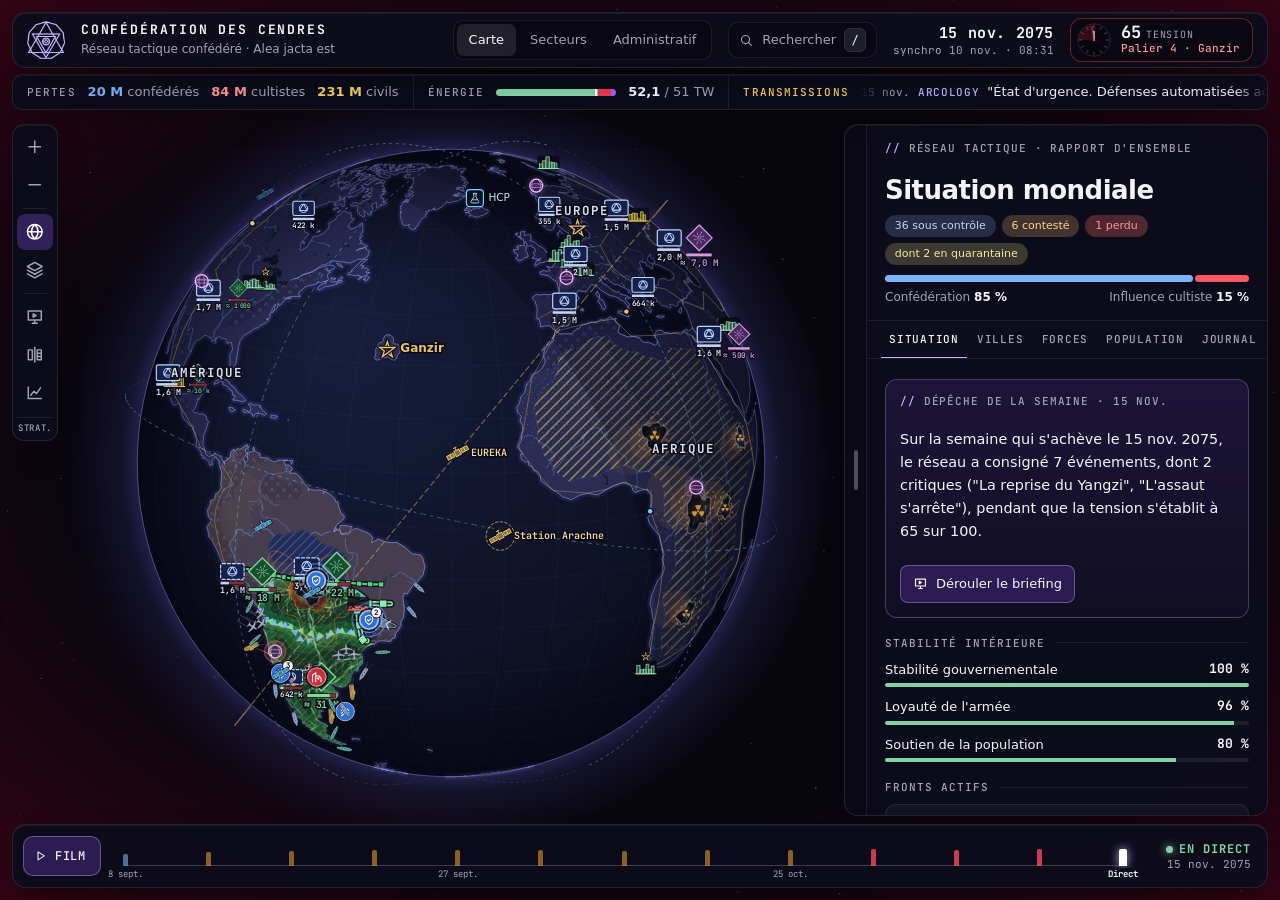
<file: index.html>
<!DOCTYPE html>
<html lang="fr">
<head>
<meta charset="utf-8">
<meta name="viewport" content="width=device-width, initial-scale=1, viewport-fit=cover">
<title>Front des Cendres</title>
<meta name="description" content="Situation du conflit entre la Confédération des Cendres et les Cultistes.">
<meta name="theme-color" content="#07060e">
<link rel="icon" type="image/png" href="favicon.png">
<link rel="preload" href="countries.json?v=3" as="fetch" crossorigin>
<link rel="preconnect" href="https://fonts.gstatic.com" crossorigin>
<link rel="stylesheet" href="https://fonts.googleapis.com/css2?family=JetBrains+Mono:wght@400;500;700&display=swap">
<link rel="stylesheet" href="pulse.css?v=1">
<link rel="stylesheet" href="carte.css?v=2">
</head>
<body class="ds ops">
<main class="scene" aria-label="Carte du conflit">
  <div id="map" class="carte"></div>
  <div id="voile" class="voile" aria-hidden="true"></div>
  <div id="rideau" class="rideau" hidden>
    <span class="rideau-date g" id="rideauG"></span><span class="rideau-date d" id="rideauD"></span>
    <button class="rideau-poignee" id="rideauPoignee" type="button" aria-label="Déplacer le rideau de comparaison"><span aria-hidden="true">◂ ▸</span></button>
  </div>
</main>

<header class="barre verre">
  <a class="sceau" href="./" aria-label="Retour à la vue monde"><img src="logo.png" width="38" height="38" alt="Sceau de la Confédération des Cendres"></a>
  <div class="ident">
    <h1 id="titre">Confédération des Cendres</h1>
    <p id="soustitre"></p>
  </div>
  <nav class="nav-ops" aria-label="Site"><span aria-current="page">Carte</span><a href="secteurs.html">Secteurs</a><a href="admin.html">Administratif</a></nav>
  <button id="btnRecherche" class="recherche-btn" type="button" aria-haspopup="dialog"><span class="i" aria-hidden="true"></span><span class="lib">Rechercher</span><kbd class="ds-kbd" aria-hidden="true">/</kbd></button>
  <div class="horodatage">
    <strong id="daterp">—</strong>
    <span id="maj"></span>
  </div>
  <button id="tensionBtn" class="tension" type="button" aria-haspopup="dialog">
    <svg id="miniClock" viewBox="0 0 100 100" aria-hidden="true"></svg>
    <span class="t-txt"><span class="t-val"><strong id="tensionVal">—</strong><small>tension</small></span><span id="tensionPalier" class="t-palier"></span></span>
  </button>
</header>

<div class="ruban verre">
  <button id="pertesBtn" class="r-bloc" type="button" aria-haspopup="dialog"></button>
  <button id="energieBtn" class="r-bloc" type="button" aria-haspopup="dialog"></button>
  <section class="transmissions" aria-label="Transmissions">
    <span class="r-titre">Transmissions</span>
    <div class="t-piste" id="cPiste" tabindex="0"><div class="t-defil" id="cDefil"></div></div>
  </section>
</div>

<nav id="fil" class="fil" aria-label="Fil d'Ariane"></nav>
<div id="archive" class="archive verre" role="status" hidden></div>

<div class="outils verre" role="toolbar" aria-label="Outils de la carte">
  <button type="button" id="oPlus" aria-label="Zoomer"></button>
  <button type="button" id="oMoins" aria-label="Dézoomer"></button>
  <span class="sep" aria-hidden="true"></span>
  <button type="button" id="oGlobe" aria-pressed="false" aria-label="Globe ou planisphère"></button>
  <button type="button" id="oCalques" aria-expanded="false" aria-controls="tiroir" aria-label="Calques et légende"></button>
  <span class="sep" aria-hidden="true"></span>
  <button type="button" id="oBrief" aria-label="Briefing de la semaine"></button>
  <button type="button" id="oComparer" aria-pressed="false" aria-label="Comparer deux dates"></button>
  <button type="button" id="oCourbes" aria-expanded="false" aria-controls="courbes" aria-label="Courbes de la guerre"></button>
  <span id="altitude" class="altitude" title="Altitude de la vue : stratégique, opérative ou tactique"></span>
</div>

<section id="tiroir" class="tiroir verre" aria-label="Calques et légende" hidden></section>

<aside id="volet" class="volet verre">
  <button id="voletPoignee" class="volet-poignee" type="button" aria-expanded="true" aria-controls="panel"><span class="barre-p" aria-hidden="true"></span><span class="sr">Replier ou déplier le rapport</span></button>
  <div id="panel" class="panel" aria-live="polite"></div>
</aside>

<section id="courbes" class="courbes verre" aria-label="Courbes de la guerre" hidden></section>

<div id="carton" class="carton verre" role="status" hidden></div>

<div class="dock verre">
  <button id="play" class="film" type="button"></button>
  <div class="frise" id="frise">
    <div class="frise-crans" id="friseCrans" aria-hidden="true"></div>
    <label class="sr" for="slider">Chronologie du conflit</label>
    <input id="slider" type="range" min="0" max="0" value="0">
  </div>
  <span id="sliderLbl" class="frise-lbl">En direct</span>
</div>

<div id="tip" class="fiche" hidden></div>
<div id="flash" class="flash" aria-hidden="true" hidden></div>

<dialog id="rechercheDlg" class="dlg recherche" aria-label="Recherche">
  <div class="rech-champ"><span class="invite" aria-hidden="true">&gt;</span><input id="rechercheChamp" type="search" autocomplete="off" spellcheck="false" placeholder="Ville, site, unité, district, événement…" aria-label="Rechercher sur la carte" aria-controls="rechercheListe"></div>
  <ul id="rechercheListe" class="rech-liste" role="listbox" aria-label="Résultats"></ul>
  <p class="rech-aide"><kbd class="ds-kbd">↑</kbd> <kbd class="ds-kbd">↓</kbd> pour choisir, <kbd class="ds-kbd">Entrée</kbd> pour y aller, <kbd class="ds-kbd">Échap</kbd> pour fermer</p>
</dialog>
<dialog id="energieDlg" class="dlg" aria-labelledby="energieTitre">
  <button class="fermer" type="button" aria-label="Fermer"></button>
  <div id="energieDetail"></div>
</dialog>
<dialog id="pertesDlg" class="dlg" aria-labelledby="pertesTitre">
  <button class="fermer" type="button" aria-label="Fermer"></button>
  <div id="pertesDetail"></div>
</dialog>
<dialog id="tensionDlg" class="dlg" aria-labelledby="tensionTitre">
  <button class="fermer" type="button" aria-label="Fermer"></button>
  <div id="tensionDetail"></div>
</dialog>

<script src="lib/d3.min.js"></script>
<script src="lib/topojson-client.min.js"></script>
<script src="lib/topojson-simplify.min.js"></script>
<script src="common.js?v=15"></script>
<script src="villes.js?v=14"></script>
<script src="glyphes.js?v=1"></script>
<script src="moteur.js?v=2"></script>
<script src="calques.js?v=2"></script>
<script src="symboles.js?v=2"></script>
<script src="animations.js?v=2"></script>
<script src="app.js?v=33"></script>
<script src="modes.js?v=1"></script>
</body>
</html>
</file>
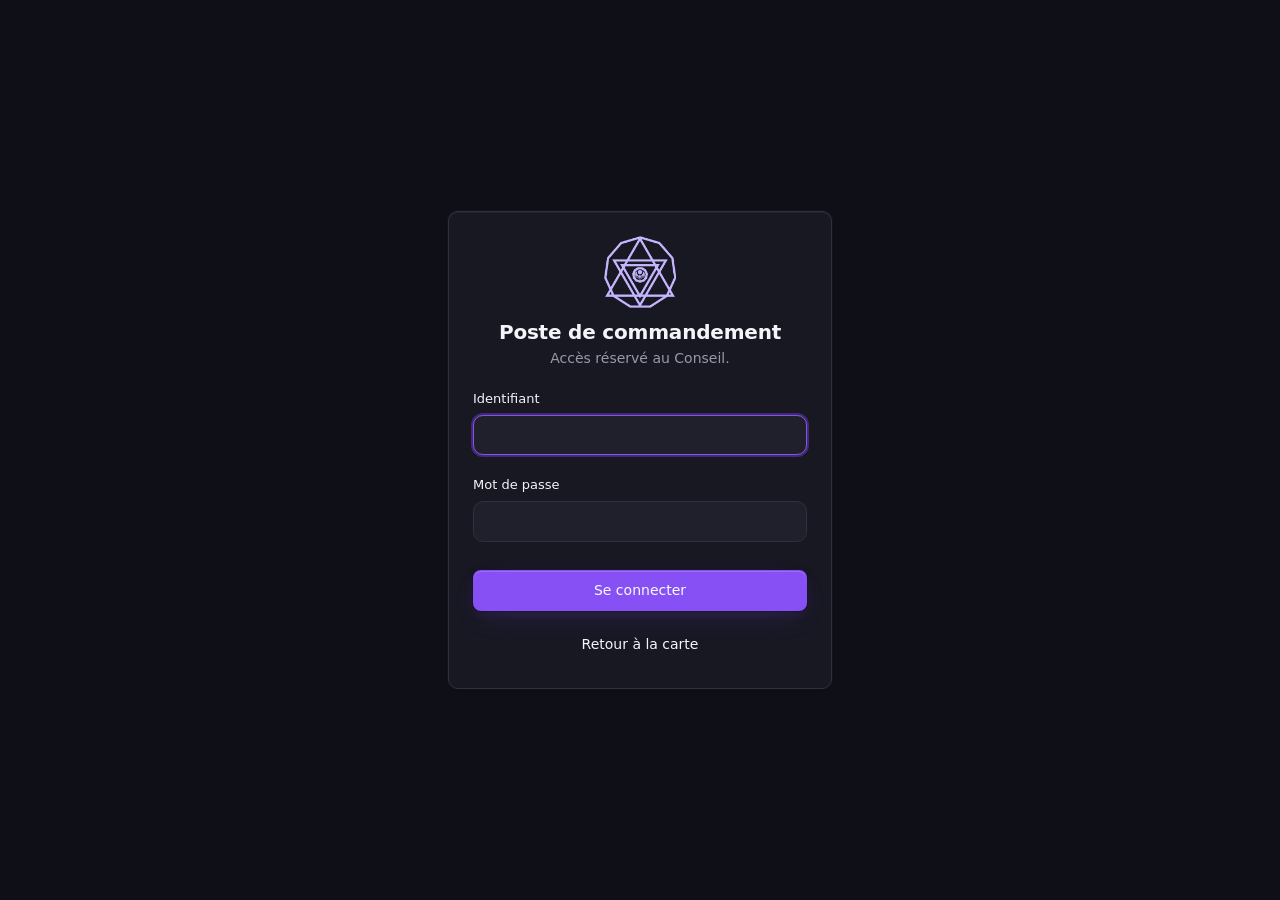
<file: admin.html>
<!DOCTYPE html>
<html lang="fr">
<head>
<meta charset="utf-8">
<meta name="viewport" content="width=device-width, initial-scale=1, viewport-fit=cover">
<meta name="robots" content="noindex">
<title>Poste de commandement</title>
<meta name="theme-color" content="#16131f">
<link rel="icon" type="image/png" href="favicon.png">
<link rel="stylesheet" href="style.css?v=28">
<link rel="stylesheet" href="admin.css?v=14">
</head>
<body class="ds admin verrouille">
<form id="connexion" class="connexion ds-card" hidden autocomplete="on">
  <img class="logo" src="logo.png" width="72" height="72" alt="">
  <h1 class="ds-section-title">Poste de commandement</h1>
  <p class="ds-supporting">Accès réservé au Conseil.</p>
  <div class="ds-field"><label class="ds-label" for="cxId">Identifiant</label><input class="ds-input" id="cxId" name="username" autocomplete="username" required></div>
  <div class="ds-field"><label class="ds-label" for="cxMdp">Mot de passe</label><input class="ds-input" id="cxMdp" name="password" type="password" autocomplete="current-password" required></div>
  <p id="cxErreur" class="cx-erreur" role="alert" hidden></p>
  <button class="ds-btn ds-btn-primary" type="submit">Se connecter</button>
  <a class="ds-btn ds-btn-ghost" href="./">Retour à la carte</a>
</form>
<header class="topbar">
  <div class="identite">
    <img class="logo" src="logo.png" width="44" height="44" alt="Sceau de la Confédération des Cendres">
    <div>
      <h1>Poste de commandement</h1>
      <p class="ds-supporting" id="etatPub" role="status">Chargement…</p>
    </div>
  </div>
  <div class="actions">
    <nav class="nav-site" aria-label="Site"><a class="ds-btn ds-btn-ghost" href="./">Carte</a><a class="ds-btn ds-btn-ghost" href="secteurs.html">Secteurs</a><span class="ds-btn ds-btn-ghost actif" aria-current="page">Administratif</span></nav>
    <button class="ds-btn ds-btn-ghost" id="btnDeconnexion" type="button">Se déconnecter</button>
    <a class="ds-btn ds-btn-ghost" href="./" target="_blank" rel="noopener" hidden>Voir la carte <svg class="ic" viewBox="0 0 24 24" aria-hidden="true"><path fill="none" stroke="currentColor" stroke-linecap="round" stroke-linejoin="round" stroke-width="2" d="M17 13v6a1 1 0 0 1-1 1H5a1 1 0 0 1-1-1V8a1 1 0 0 1 1-1h6m9 2V4h-5m-5 10l9.5-9.5"/></svg></a>
    <button class="ds-btn ds-btn-outline" id="btnTelecharger" type="button"><svg class="ic" viewBox="0 0 24 24" aria-hidden="true"><path fill="currentColor" d="M13 3a1 1 0 1 0-2 0zm-2 13a1 1 0 1 0 2 0zm-1.828-4a1 1 0 1 0-1.415 1.414l.707-.707zM12 16.243l-.707.707a1 1 0 0 0 1.414 0zm4.243-2.829A1 1 0 1 0 14.828 12l.708.707zM20 7h-1v13h2V7zm-1 14v-1H5v2h14zM4 20h1V7H3v13zM5 6v1h3V5H5zm11 0v1h3V5h-3zm-4-3h-1v13h2V3zm-3.536 9.707l-.707.707l3.536 3.536l.707-.707l.707-.707L9.172 12zM12 16.243l.707.707l3.536-3.536l-.707-.707l-.708-.707l-3.535 3.536zM4 7h1V5a2 2 0 0 0-2 2zm1 14v-1H3a2 2 0 0 0 2 2zm15-1h-1v2a2 2 0 0 0 2-2zm0-13h1a2 2 0 0 0-2-2v2z"/></svg>Télécharger data.json</button>
    <button class="ds-btn ds-btn-primary" id="btnPublier" type="button"><svg class="ic" viewBox="0 0 24 24" aria-hidden="true"><path fill="none" stroke="currentColor" stroke-linecap="round" stroke-linejoin="round" stroke-width="2" d="M8 9H6a1 1 0 0 0-1 1v10a1 1 0 0 0 1 1h12a1 1 0 0 0 1-1V10a1 1 0 0 0-1-1h-2m-4-6v11m2.5-8.5L12 3L9.5 5.5"/></svg>Publier</button>
  </div>
</header>

<div id="avis" class="avis" role="status" hidden></div>

<nav class="onglets-wrap" aria-label="Sections du poste de commandement">
  <div class="ds-tabs onglets" id="onglets" role="tablist">
    <button class="ds-tab active" role="tab" aria-selected="true" data-onglet="situation">Situation</button>
    <button class="ds-tab" role="tab" aria-selected="false" data-onglet="evenements">Événements</button>
    <button class="ds-tab" role="tab" aria-selected="false" data-onglet="districts">Districts</button>
    <button class="ds-tab" role="tab" aria-selected="false" data-onglet="zones">Zones</button>
    <button class="ds-tab" role="tab" aria-selected="false" data-onglet="villes">Villes</button>
    <button class="ds-tab" role="tab" aria-selected="false" data-onglet="dossiers">Dossiers</button>
    <button class="ds-tab" role="tab" aria-selected="false" data-onglet="secteurs">Secteurs</button>
    <button class="ds-tab" role="tab" aria-selected="false" data-onglet="reglages">Réglages</button>
  </div>
</nav>

<main id="contenu" class="contenu"></main>

<dialog id="dlgPublier" class="dlg" aria-labelledby="pubTitre"></dialog>
<div id="toast" class="toast" role="status" hidden></div>

<script src="common.js?v=15"></script>
<script src="auth.js?v=14"></script>
<script src="admin.js?v=16"></script>
</body>
</html>
</file>
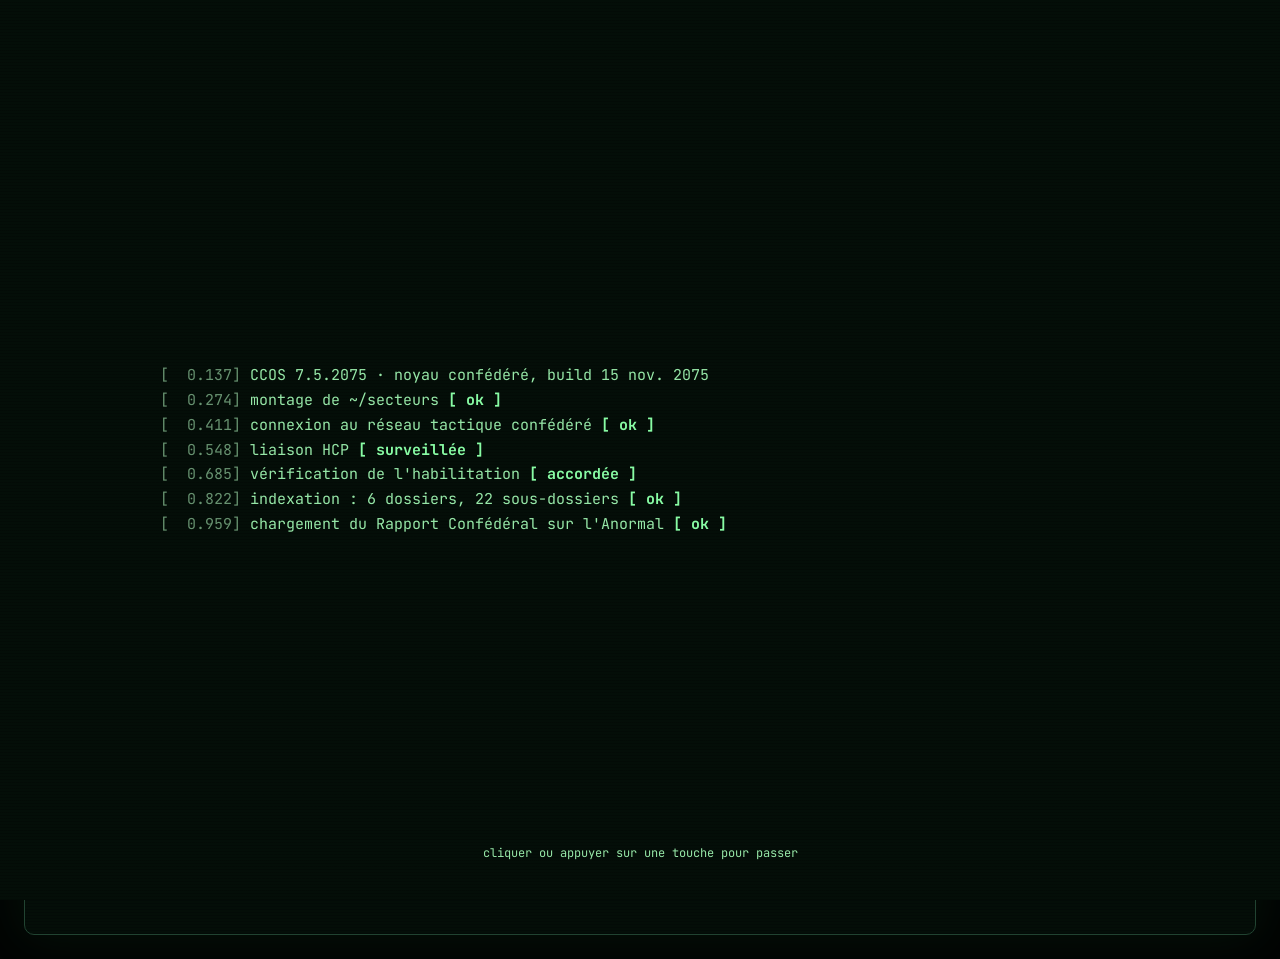
<file: secteurs.html>
<!DOCTYPE html>
<html lang="fr">
<head>
<meta charset="utf-8">
<meta name="viewport" content="width=device-width, initial-scale=1, viewport-fit=cover">
<title>Dossiers des secteurs</title>
<meta name="description" content="Dossiers des secteurs organisationnels de la Confédération des Cendres.">
<meta name="theme-color" content="#0b120e">
<link rel="icon" type="image/png" href="favicon.png">
<link rel="preconnect" href="https://fonts.googleapis.com">
<link rel="preconnect" href="https://fonts.gstatic.com" crossorigin>
<link rel="stylesheet" href="https://fonts.googleapis.com/css2?family=JetBrains+Mono:wght@400;500;700&display=swap">
<link rel="stylesheet" href="style.css?v=28">
<link rel="stylesheet" href="secteurs.css?v=14">
</head>
<body class="ds dossiers">
<div class="ecran">
  <header class="t-fenetre">
    <span class="t-points" aria-hidden="true"><i></i><i></i><i></i></span>
    <h1><img src="logo.png" width="20" height="20" alt=""> cc@confederation <span class="t-pale">· dossiers des secteurs</span></h1>
    <nav class="t-nav" aria-label="Site"><a href="./">carte</a><span aria-current="page">secteurs</span><a href="admin.html">administratif</a></nav>
  </header>
  <div class="t-layout">
    <details class="arbre" id="arbre-boite">
      <summary><span class="t-invite">$</span> tree ~/secteurs</summary>
      <nav id="arbre" aria-label="Arborescence des dossiers"></nav>
    </details>
    <main class="t-sortie" id="contenu" tabindex="-1"><p class="t-pale">Chargement…</p></main>
  </div>
</div>
<script src="common.js?v=15"></script>
<script src="dossiers.js?v=15"></script>
</body>
</html>
</file>
<file: pulse.css>
/* ==========================================================================
   Système de design Pulse (Better Design) — jetons + composants, copiés du kit
   ========================================================================== */
:root {
  --background: oklch(0.171 0.018 285);
  --foreground: oklch(0.97 0.006 286);
  --card: oklch(0.214 0.021 286);
  --card-foreground: oklch(0.97 0.006 286);
  --popover: oklch(0.214 0.021 286);
  --popover-foreground: oklch(0.97 0.006 286);
  --primary: oklch(0.585 0.232 293);
  --primary-foreground: oklch(0.99 0.004 286);
  --secondary: oklch(0.262 0.024 287);
  --secondary-foreground: oklch(0.8 0.018 287);
  --muted: oklch(0.24 0.02 287);
  --muted-foreground: oklch(0.685 0.026 287);
  --accent: oklch(0.3 0.038 290);
  --accent-foreground: oklch(0.97 0.006 286);
  --destructive: oklch(0.585 0.2 24);
  --destructive-foreground: oklch(0.99 0.004 286);
  --border: oklch(0.312 0.026 288);
  --input: oklch(0.246 0.024 287);
  --ring: oklch(0.585 0.232 293);
  --radius: 0.625rem;
  --radius-sm: calc(var(--radius) - 0.25rem);
  --radius-md: calc(var(--radius) - 0.125rem);
  --radius-lg: var(--radius);
  --radius-xl: calc(var(--radius) + 0.25rem);
  --font-geist-sans: system-ui;
  --font-sans: var(--font-geist-sans), ui-sans-serif, system-ui, -apple-system, BlinkMacSystemFont, "Segoe UI", Roboto, "Helvetica Neue", Arial, sans-serif;
  --font-mono: ui-monospace, "SF Mono", "Cascadia Mono", Consolas, monospace;
  --shadow-pop: 0 0 0 0.0625rem oklch(0 0 0 / 0.4), 0 0.75rem 1.75rem -0.5rem oklch(0 0 0 / 0.55), 0 0.25rem 0.625rem -0.25rem oklch(0 0 0 / 0.4);
  --shadow-glow: inset 0 0.0625rem 0 oklch(1 0 0 / 0.16), 0 0.0625rem 0.1875rem oklch(0 0 0 / 0.45), 0 0.25rem 0.75rem -0.1875rem oklch(from var(--primary) l c h / 0.22), 0 0.625rem 1.875rem -0.5rem oklch(from var(--primary) l c h / 0.16);
  --shadow-glow-hover: inset 0 0.0625rem 0 oklch(1 0 0 / 0.2), 0 0.125rem 0.375rem oklch(0 0 0 / 0.45), 0 0.375rem 1rem -0.1875rem oklch(from var(--primary) l c h / 0.3), 0 0.875rem 2.375rem -0.625rem oklch(from var(--primary) l c h / 0.24);

  /* Jetons propres au front (statuts sémantiques, jamais la couleur d'action) */
  --ocean: oklch(0.145 0.02 285);
  --grille: oklch(0.2 0.022 285);
  --confed: var(--primary);
  --cult: oklch(0.62 0.21 18);
  --st-controle: oklch(0.56 0.12 268);
  --st-conteste: oklch(0.78 0.15 72);
  --st-reconquete: oklch(0.74 0.12 210);
  --st-quarantaine: oklch(0.86 0.15 100);
  --st-perdu: oklch(0.62 0.21 18);
  --g-mineur: oklch(0.74 0.1 250);
  --g-majeur: oklch(0.78 0.15 72);
  --g-critique: oklch(0.66 0.21 18);
  --texte-critique: oklch(0.78 0.13 18);
  --texte-ok: oklch(0.8 0.1 160);
  --detruit: oklch(0.2 0.02 40);
  --detruit-coeur: oklch(0.42 0.13 45);
  --feu: oklch(0.36 0.15 25);
  --napalm: oklch(0.84 0.17 85);
  --missiles: oklch(0.72 0.18 50);
  --ligne-stab: oklch(0.62 0.17 262);
  --ligne-fort: oklch(0.7 0.18 150);
  --axe-cc: oklch(0.7 0.16 250);
  --or: oklch(0.86 0.13 88);
  --or-sombre: oklch(0.62 0.13 70);
  color-scheme: dark;
}

*,*::before,*::after{box-sizing:border-box}
:where(.ds){font-family:var(--font-sans,ui-sans-serif,system-ui,sans-serif);color:var(--foreground,oklch(0.2 0 0));background:var(--background,oklch(1 0 0));line-height:1.5}
.ds :where(h1,h2,h3,h4,h5,h6,p,strong,label,legend,li,dt,dd,small){color:inherit}
.ds h1,.ds h2,.ds h3,.ds h4{font-family:inherit;font-weight:600;margin:0 0 .5em;color:var(--foreground,oklch(0.2 0 0))}
.ds .ds-display{font-family:inherit;font-size:clamp(1.75rem,4vw,2.5rem);font-weight:700;line-height:1.05;letter-spacing:-.03em;margin:0;color:var(--foreground,oklch(0.2 0 0))}
.ds .ds-section-title{font-family:inherit;font-size:1.25rem;font-weight:600;line-height:1.2;letter-spacing:-.01em;margin:0;color:var(--foreground,oklch(0.2 0 0))}
.ds .ds-supporting{font-size:.875rem;font-weight:400;line-height:1.5;color:var(--muted-foreground,oklch(0.55 0 0));margin:0}
.ds a{color:var(--primary,oklch(0.45 0.15 264));text-decoration:none}
.ds a.ds-btn{color:inherit}
.ds a.ds-btn:hover{text-decoration:none}
.ds p{margin:0 0 1em}
.ds-muted{color:var(--muted-foreground,oklch(0.55 0 0))}
.ds-btn{display:inline-flex;align-items:center;justify-content:center;gap:.5rem;font:inherit;font-size:.875rem;font-weight:500;line-height:1;padding:.6rem 1rem;border-radius:var(--radius-md,calc(var(--radius,0.5rem) - 0.125rem));border:0.0625rem solid transparent;cursor:pointer;touch-action:manipulation;transition:opacity .15s,background .15s;text-decoration:none}
.ds-btn:focus-visible{outline:0.125rem solid var(--ring,var(--primary,oklch(0.45 0.15 264)));outline-offset:0.125rem}
.ds-btn:disabled{background:var(--muted,oklch(0.94 0 0));color:var(--foreground,oklch(0.2 0 0));border-color:var(--border,oklch(0.85 0 0));opacity:1;cursor:not-allowed}
.ds-btn-primary{background:var(--primary,oklch(0.45 0.15 264));color:var(--primary-foreground,oklch(1 0 0));box-shadow:var(--shadow-sm,var(--shadow-xs,none))}
.ds-btn-secondary{background:var(--secondary,oklch(0.96 0 0));color:var(--secondary-foreground,oklch(0.25 0 0));box-shadow:var(--shadow-xs,none)}
.ds-btn-outline{background:transparent;color:var(--foreground,oklch(0.2 0 0));border-color:var(--border,oklch(0.85 0 0))}
.ds-btn-ghost{background:transparent;color:var(--foreground,oklch(0.2 0 0))}
.ds .ds-btn[aria-pressed="true"],.ds .ds-btn[aria-pressed="true"]:hover{background:var(--primary,oklch(0.45 0.15 264));color:var(--primary-foreground,oklch(1 0 0));border-color:var(--primary,oklch(0.45 0.15 264));opacity:1}
.ds-btn-sm{padding:.4rem .7rem;font-size:.8125rem}
.ds-btn-lg{padding:.75rem 1.4rem;font-size:1rem}
.ds-label{display:block;font-size:.8125rem;font-weight:500;margin-bottom:.4rem;color:var(--foreground,oklch(0.2 0 0))}
.ds-input,.ds-textarea,.ds-select{width:100%;font:inherit;font-size:.875rem;padding:.55rem .75rem;border-radius:var(--radius-lg,var(--radius,0.5rem));border:0.0625rem solid var(--border,oklch(0.85 0 0));background:var(--input,var(--background,oklch(1 0 0)));color:var(--foreground,oklch(0.2 0 0));box-shadow:var(--shadow-inset,var(--shadow-2xs,none));transition:border-color .15s,box-shadow .15s}
.ds-input::placeholder,.ds-textarea::placeholder{color:var(--muted-foreground,oklch(0.6 0 0))}
.ds-input:focus,.ds-textarea:focus,.ds-select:focus{outline:none;border-color:var(--ring,var(--primary,oklch(0.45 0.15 264)));box-shadow:var(--shadow-inset,0 0 0 0 transparent),0 0 0 0.125rem color-mix(in oklab,var(--ring,var(--primary,oklch(0.45 0.15 264))) 35%,transparent)}
.ds-textarea{min-height:5rem;resize:vertical}
.ds-card{display:flex;flex-direction:column;background:var(--card,var(--background,oklch(1 0 0)));color:var(--card-foreground,var(--foreground,oklch(0.2 0 0)));border:0.0625rem solid var(--border,oklch(0.9 0 0));border-radius:var(--radius-xl,calc(var(--radius,0.5rem) + 0.25rem));box-shadow:var(--shadow-glass,var(--shadow-md,var(--shadow-sm,none)));overflow:hidden}
.ds-card-header{padding:1.1rem 1.25rem .5rem}
.ds-card-body{padding:.5rem 1.25rem 1.1rem}
.ds-card-footer{margin-top:auto;padding:.9rem 1.25rem;border-top:0.0625rem solid var(--border,oklch(0.92 0 0));display:flex;gap:.5rem;align-items:center}
.ds-card-title{font-size:1.05rem;margin:0 0 .25rem}
.ds-card-desc{font-size:.875rem;color:var(--muted-foreground,oklch(0.55 0 0));margin:0}
.ds-badge{display:inline-flex;align-items:center;font-size:.6875rem;font-weight:600;padding:.15rem .55rem;border-radius:62.4375rem;background:var(--secondary,oklch(0.96 0 0));color:var(--secondary-foreground,oklch(0.25 0 0));line-height:1.4}
.ds-badge-primary{background:var(--primary,oklch(0.45 0.15 264));color:var(--primary-foreground,oklch(1 0 0))}
.ds-badge-outline{background:transparent;border:0.0625rem solid var(--border,oklch(0.85 0 0));color:var(--foreground,oklch(0.2 0 0))}
.ds-badge-danger{background:var(--destructive,oklch(0.58 0.22 32));color:var(--destructive-foreground,oklch(0.99 0 0))}
.ds-alert{border:0.0625rem solid var(--border,oklch(0.9 0 0));border-radius:var(--radius-lg,var(--radius,0.5rem));padding:.9rem 1rem;background:var(--card,var(--background,oklch(1 0 0)));color:var(--card-foreground,var(--foreground,oklch(0.2 0 0)));font-size:.875rem}
.ds-alert-title{font-weight:600;margin:0 0 .2rem}
.ds-divider{height:0.0625rem;background:var(--border,oklch(0.9 0 0));border:0;margin:1rem 0}
.ds-row{display:flex;flex-wrap:wrap;gap:.6rem;align-items:center}
.ds-field{margin-bottom:1rem}
.ds-control-row{display:grid;grid-template-columns:minmax(8rem,14rem) auto;gap:.75rem;align-items:end;justify-content:start}
.ds-control-row>.ds-field{margin:0}
.ds-control-row>.ds-btn,.ds-control-row .ds-input,.ds-control-row .ds-select{min-height:2.75rem}
.ds-tabs{display:inline-flex;gap:.15rem;padding:.25rem;border-radius:var(--radius-lg,var(--radius,0.5rem));background:var(--muted,oklch(0.96 0 0))}
.ds-tab{font:inherit;font-size:.8125rem;font-weight:500;padding:.4rem .8rem;border:0;border-radius:var(--radius-md,calc(var(--radius,0.5rem) - 0.125rem));background:transparent;color:var(--muted-foreground,oklch(0.5 0 0));cursor:pointer;touch-action:manipulation}
.ds-tab.active{background:var(--background,oklch(1 0 0));color:var(--foreground,oklch(0.2 0 0));box-shadow:var(--shadow-sm,var(--shadow-xs,none))}
.ds-progress{height:.5rem;border-radius:62.4375rem;background:var(--muted,oklch(0.92 0 0));overflow:hidden}
.ds-progress-bar{height:100%;border-radius:62.4375rem;background:var(--primary,oklch(0.45 0.15 264))}
.ds-table{width:100%;border-collapse:collapse;font-size:.8125rem}
.ds-table th,.ds-table td{text-align:left;padding:.5rem .75rem;border-bottom:0.0625rem solid var(--border,oklch(0.92 0 0))}
.ds-table th{font-weight:600;color:var(--muted-foreground,oklch(0.5 0 0));font-size:.6875rem;text-transform:uppercase;letter-spacing:.04em}
.ds-chip{display:inline-flex;align-items:center;gap:.35rem;font:inherit;font-size:.8125rem;padding:.3rem .7rem;border-radius:62.4375rem;border:0.0625rem solid var(--border,oklch(0.88 0 0));background:var(--background,oklch(1 0 0));color:var(--foreground,oklch(0.2 0 0));cursor:pointer;touch-action:manipulation;transition:background-color .12s ease,border-color .12s ease,color .12s ease}
.ds-chip:focus-visible{outline:0.125rem solid var(--ring,var(--primary,oklch(0.45 0.15 264)));outline-offset:0.125rem}
.ds .ds-chip[aria-pressed="true"],.ds .ds-chip[aria-pressed="true"]:hover{background:var(--primary,oklch(0.45 0.15 264));color:var(--primary-foreground,oklch(1 0 0));border-color:var(--primary,oklch(0.45 0.15 264))}
.ds-kbd{font-family:var(--font-mono,ui-monospace,monospace);font-size:.75rem;padding:.1rem .4rem;border-radius:var(--radius-sm,0.25rem);border:0.0625rem solid var(--border,oklch(0.85 0 0));background:var(--muted,oklch(0.97 0 0));color:var(--foreground,oklch(0.2 0 0))}
@media (pointer:coarse){
.ds-btn,.ds-tab,.ds-chip{min-height:2.75rem}
.ds-input,.ds-select{min-height:2.75rem;font-size:1rem}
}
@media (max-width:40rem){
.ds-control-row{grid-template-columns:1fr}
.ds-control-row>.ds-btn{width:100%}
}
@media (hover:hover) and (pointer:fine){
.ds a:hover{text-decoration:underline}
.ds-btn:hover:not(:disabled):not([aria-pressed="true"]){opacity:.9}
.ds-btn-ghost:hover:not(:disabled):not([aria-pressed="true"]){background:var(--accent,oklch(0.96 0 0));opacity:1}
.ds-input:hover:not(:disabled),.ds-textarea:hover:not(:disabled),.ds-select:hover:not(:disabled){border-color:color-mix(in oklab,var(--foreground,oklch(0.2 0 0)) 20%,transparent)}
.ds .ds-chip:hover:not([aria-pressed="true"]){background:color-mix(in oklab,var(--foreground,oklch(0.2 0 0)) 4%,var(--background,oklch(1 0 0)));color:var(--foreground,oklch(0.2 0 0));border-color:color-mix(in oklab,var(--foreground,oklch(0.2 0 0)) 28%,var(--border,oklch(0.88 0 0)))}
}
.ds ::selection{background:var(--primary,oklch(0.45 0.15 264));color:var(--primary-foreground,oklch(1 0 0))}

/* Matière Pulse */
.ds-btn { border-radius: var(--radius-md, calc(var(--radius, 0.5rem) - 0.125rem)); }
.ds-card { border-radius: var(--radius-lg, var(--radius, 0.5rem)); box-shadow: 0 0.0625rem 0.1875rem oklch(0 0 0/0.35),0 0 0 0.0625rem oklch(1 0 0/0.03),inset 0 0.0625rem 0 oklch(1 0 0/0.05); }
.ds-btn-primary { box-shadow: var(--shadow-glow); }
.ds-badge { display:inline-flex; align-items:center; justify-content:center; border-radius:624.9375rem; font-weight:500; transition:color .15s,background-color .15s,border-color .15s; background-color:var(--secondary); color:var(--foreground); border:0.0625rem solid var(--border) }
.ds-btn { position:relative; white-space:nowrap; line-height:1.25rem; transition-property:background-color,border-color,color,box-shadow,opacity;transition-duration:150ms; transition-timing-function:cubic-bezier(0,0,0.2,1) }
.ds-btn:disabled { pointer-events:none; opacity:0.4 }
.ds-btn:active { filter:brightness(95%) }
.ds .ds-btn-primary { background-color:var(--primary); color:var(--primary-foreground); box-shadow:var(--shadow-glow) }
.ds .ds-btn-secondary { background-color:var(--secondary); color:var(--secondary-foreground); border-width:0.0625rem; border-color:var(--border); box-shadow:0 0.0625rem 0.125rem oklch(0 0 0/0.25) }
.ds .ds-btn-outline { border-width:0.0625rem; border-color:var(--border); background-color:transparent; color:var(--foreground) }
.ds .ds-btn-ghost { background-color:transparent; color:var(--muted-foreground) }
@media (hover:hover) and (pointer:fine){
.ds .ds-btn-primary:hover { background-color:color-mix(in oklab, var(--primary) 95%, transparent); box-shadow:var(--shadow-glow-hover) }
.ds .ds-btn-secondary:hover { background-color:var(--accent); border-color:color-mix(in oklab, var(--border) 60%, transparent) }
.ds .ds-btn-outline:hover { background-color:var(--secondary); border-color:color-mix(in oklab, var(--border) 80%, transparent) }
.ds .ds-btn-ghost:hover { background-color:var(--secondary); color:var(--foreground) }
}
</file>
<file: carte.css>
/* ==========================================================================
   Carte du front — salle d'opérations : la carte prend tout l'écran, les panneaux flottent dessus.
   Les jetons et les composants ds-* viennent de pulse.css.
   ========================================================================== */
[hidden]{display:none!important}
html,body{margin:0;height:100%}
body.ops{--mono:"JetBrains Mono",ui-monospace,"SF Mono","Cascadia Mono",Consolas,monospace;--verre:oklch(0.165 0.03 285 / .97);--verre-bord:oklch(1 0 0 / .1);--ligne:oklch(1 0 0 / .08);
  --cc:oklch(0.76 0.12 255);--cult:oklch(0.68 0.2 20);--accent:oklch(0.8 0.11 293);--pale:oklch(0.72 0.03 287);
  --m:0.75rem;--h-barre:3.5rem;--h-ruban:2.25rem;--haut:calc(var(--m)*2 + var(--h-barre) + var(--h-ruban) + 0.5rem);--h-dock:4rem;--l-volet:26.5rem;
  background:#07060e;color:var(--foreground);font-size:0.875rem;overflow:hidden;height:100dvh;overscroll-behavior:none}
button{font:inherit;color:inherit;cursor:pointer}
.ic{width:1.15em;height:1.15em;flex:none}
.sr{position:absolute;width:1px;height:1px;overflow:hidden;clip:rect(0 0 0 0);white-space:nowrap}
.num,.v,.tot,.n{font-variant-numeric:tabular-nums}
:focus-visible{outline:2px solid var(--ring);outline-offset:2px}
.pale{color:var(--pale)}
.verre{background:var(--verre);border:1px solid var(--verre-bord);box-shadow:0 0.75rem 2rem -0.75rem oklch(0 0 0 / .7),inset 0 1px 0 oklch(1 0 0 / .06)}
.cartouche{margin:0;font:500 0.6875rem/1.3 var(--mono);letter-spacing:.08em;text-transform:uppercase;color:var(--pale)}
.cartouche::before{content:"// ";color:var(--accent)}
.texte{margin:0;font-size:0.9rem;line-height:1.6;max-width:65ch}

/* ---------- Carte ---------- */
.scene{position:fixed;inset:0;background:#07060e}
.carte{position:absolute;inset:0}
.cv{position:absolute;inset:0;width:100%;height:100%;display:block}
.cv-fx{touch-action:none;outline-offset:-3px}
.chargement{position:absolute;inset:0;display:grid;place-items:center;font:500 0.8125rem var(--mono);letter-spacing:.06em;color:var(--pale)}
/* Voile : le bord de l'écran rougit avec la tension */
.voile{position:absolute;inset:0;pointer-events:none;background:radial-gradient(ellipse 75% 70% at 50% 50%,transparent 58%,oklch(0.42 0.17 20 / calc(var(--tension,0) * .5)) 100%)}
.en-archive .voile{box-shadow:inset 0 0 0 3px oklch(0.78 0.15 72 / .35)}

/* ---------- Barre haute ---------- */
.barre{position:fixed;z-index:20;top:var(--m);left:var(--m);right:var(--m);height:var(--h-barre);display:flex;align-items:center;gap:1rem;padding:0 0.875rem;border-radius:0.875rem}
.sceau{display:flex;flex:none}
.sceau img{width:2.375rem;height:2.375rem}
.ident{min-width:0;flex:1}
.ident h1{margin:0;font:700 0.8125rem/1.2 var(--mono);letter-spacing:.14em;text-transform:uppercase;white-space:nowrap;overflow:hidden;text-overflow:ellipsis}
.ident p{margin:0.125rem 0 0;font-size:0.75rem;color:var(--pale);white-space:nowrap;overflow:hidden;text-overflow:ellipsis}
.nav-ops{display:flex;gap:0.125rem;padding:0.1875rem;border-radius:0.625rem;background:oklch(0 0 0 / .28);border:1px solid var(--ligne)}
.nav-ops a,.nav-ops span{padding:0.375rem 0.75rem;border-radius:0.4375rem;font-size:0.8125rem;font-weight:500;color:var(--pale);text-decoration:none;white-space:nowrap}
.nav-ops [aria-current]{background:oklch(1 0 0 / .1);color:var(--foreground)}
.recherche-btn{display:flex;align-items:center;gap:0.5rem;height:2.25rem;padding:0 0.625rem;border-radius:0.625rem;border:1px solid var(--ligne);background:oklch(0 0 0 / .28);color:var(--pale);font-size:0.8125rem}
.recherche-btn .i{display:flex}
.horodatage{display:flex;flex-direction:column;align-items:flex-end;gap:0.0625rem;white-space:nowrap}
.horodatage strong{font:700 0.9375rem/1.2 var(--mono);letter-spacing:.04em}
.horodatage span{font:400 0.6875rem var(--mono);color:var(--pale)}
.en-archive .horodatage strong{color:var(--st-conteste)}
.tension{display:flex;align-items:center;gap:0.625rem;height:2.75rem;padding:0 0.75rem 0 0.375rem;border-radius:0.75rem;border:1px solid var(--ligne);background:oklch(0 0 0 / .28);text-align:left}
.tension svg{width:2.125rem;height:2.125rem;flex:none}
.t-txt{display:flex;flex-direction:column;gap:0.0625rem}
.t-val{display:flex;align-items:baseline;gap:0.3125rem}
.t-val strong{font:700 1.0625rem/1 var(--mono);font-variant-numeric:tabular-nums}
.t-val small{font:400 0.625rem var(--mono);letter-spacing:.08em;text-transform:uppercase;color:var(--pale)}
.t-palier{font:500 0.6875rem/1.2 var(--mono);color:var(--st-conteste);white-space:nowrap}
.tension[data-palier="3"] .t-palier,.tension[data-palier="4"] .t-palier{color:var(--texte-critique)}
.tension[data-palier="3"],.tension[data-palier="4"]{border-color:oklch(0.62 0.21 18 / .45)}
/* Horloge */
.cadran{fill:oklch(0.13 0.02 285);stroke:var(--border);stroke-width:2}
.quart{fill:var(--st-perdu);fill-opacity:.18}
.tension line,.horloge line{stroke:oklch(0.5 0.03 287);stroke-linecap:round}
.tension line.rouge,.horloge line.rouge{stroke:var(--st-perdu)}
.tension .aig-h,.horloge .aig-h{stroke:var(--foreground);stroke-width:4}
.tension .aig-m,.horloge .aig-m{stroke:var(--st-perdu);stroke-width:2.4}
.axe{fill:var(--st-perdu)}

/* ---------- Ruban : pertes, énergie, transmissions ---------- */
.ruban{position:fixed;z-index:19;top:calc(var(--m) + var(--h-barre) + 0.375rem);left:var(--m);right:var(--m);height:var(--h-ruban);display:flex;align-items:stretch;border-radius:0.625rem;overflow:hidden;font-size:0.8125rem}
.r-bloc{display:flex;align-items:center;gap:0.75rem;padding:0 0.875rem;border:0;border-right:1px solid var(--ligne);background:transparent;white-space:nowrap;flex:none}
.r-titre{font:500 0.6875rem var(--mono);letter-spacing:.1em;text-transform:uppercase;color:var(--pale)}
.chiffre{color:var(--pale)}
.chiffre strong{color:var(--foreground);font-variant-numeric:tabular-nums}
.chiffre.cc strong{color:var(--cc)}.chiffre.cult strong{color:var(--texte-critique)}.chiffre.civ strong{color:var(--or)}
.e-barre{position:relative;display:flex;width:7.5rem;height:0.4375rem;border-radius:1rem;background:oklch(1 0 0 / .08);overflow:hidden}
.e-barre i{display:block;height:100%}
.e-dispo{background:var(--texte-ok)}.e-detruite{background:var(--st-perdu)}.e-detournee{background:oklch(0.62 0.2 300)}
.e-barre .e-conso{position:absolute;top:0;width:2px;background:#fff}
.e-barre.grande{width:100%;height:0.875rem;margin:1rem 0 0.75rem}
.transmissions{display:flex;align-items:center;gap:0.75rem;min-width:0;flex:1;padding-left:0.875rem}
.transmissions .r-titre{color:var(--or);flex:none}
.t-piste{flex:1;min-width:0;overflow:hidden;-webkit-mask-image:linear-gradient(90deg,transparent,#000 2rem,#000 calc(100% - 2rem),transparent);mask-image:linear-gradient(90deg,transparent,#000 2rem,#000 calc(100% - 2rem),transparent)}
.t-defil{display:flex;width:max-content;white-space:nowrap;will-change:transform}
.t-defil.anime{animation:defile var(--duree,60s) linear infinite}
.t-piste:hover .t-defil,.t-piste:focus .t-defil{animation-play-state:paused}
@keyframes defile{to{transform:translateX(-50%)}}
.t-groupe{display:flex}
.t-item{display:inline-flex;align-items:baseline;gap:0.5rem;padding-right:2.5rem}
.t-date{font:400 0.6875rem var(--mono);color:var(--pale)}
.t-source{font:500 0.6875rem var(--mono);letter-spacing:.06em;text-transform:uppercase;color:var(--accent)}
.t-item q{quotes:'"' '"'}
/* Interception cultiste : signal brouillé */
.t-item.interception .t-source{color:var(--texte-critique)}
.t-item.interception q{font-family:var(--mono);color:oklch(0.82 0.1 20);text-shadow:1px 0 oklch(0.7 0.2 20 / .6),-1px 0 oklch(0.8 0.12 200 / .5);letter-spacing:.02em}

/* ---------- Fil d'Ariane, archive ---------- */
.fil{position:fixed;z-index:15;top:var(--haut);left:calc(var(--m) + 3.5rem)}
.fil ol{display:flex;align-items:center;gap:0.25rem;margin:0;padding:0.25rem 0.5rem;list-style:none;border-radius:0.5rem;background:oklch(0.12 0.02 285 / .7);border:1px solid var(--ligne);font:500 0.75rem var(--mono);letter-spacing:.04em;text-transform:uppercase}
.fil button{border:0;background:transparent;padding:0.25rem 0.375rem;border-radius:0.25rem;color:var(--pale)}
.fil [aria-current]{padding:0.25rem 0.375rem;color:var(--foreground)}
.fil .sep{color:oklch(0.5 0.03 287)}
.archive{position:fixed;z-index:16;top:calc(var(--haut) + 2.625rem);left:calc(var(--m) + 3.5rem);display:flex;align-items:center;gap:0.75rem;max-width:calc(100vw - var(--l-volet) - 7rem);padding:0.4375rem 0.5rem 0.4375rem 0.875rem;border-radius:0.625rem;border-color:oklch(0.78 0.15 72 / .45);font-size:0.8125rem}
.archive strong{font:700 0.75rem var(--mono);letter-spacing:.06em;text-transform:uppercase;color:var(--st-conteste);white-space:nowrap}
.archive span{color:var(--pale);overflow:hidden;text-overflow:ellipsis;white-space:nowrap}
#fil[hidden] + .archive{top:var(--haut)}
.archive button{flex:none;border:1px solid var(--ligne);background:oklch(1 0 0 / .08);border-radius:0.4375rem;padding:0.3125rem 0.625rem;font-size:0.75rem;white-space:nowrap}

/* ---------- Outils ---------- */
.outils{position:fixed;z-index:18;top:var(--haut);left:var(--m);display:flex;flex-direction:column;align-items:center;gap:0.125rem;padding:0.25rem;border-radius:0.75rem}
.outils button{display:grid;place-items:center;width:2.25rem;height:2.25rem;border:0;border-radius:0.5rem;background:transparent;color:var(--pale);font-size:1.0625rem}
.outils button[aria-pressed="true"],.outils button[aria-expanded="true"]{background:oklch(0.585 0.232 293 / .3);color:#fff}
.outils .sep{width:1.5rem;height:1px;margin:0.1875rem 0;background:var(--ligne)}
.altitude{margin-top:0.25rem;padding:0.25rem 0 0.125rem;border-top:1px solid var(--ligne);font:500 0.5625rem var(--mono);letter-spacing:.06em;text-transform:uppercase;color:var(--pale);width:100%;text-align:center}

/* ---------- Tiroir : calques et légende ---------- */
.tiroir{position:fixed;z-index:25;top:var(--haut);left:calc(var(--m) + 3.25rem);width:19.5rem;max-height:calc(100dvh - var(--haut) - var(--h-dock) - 2rem);overflow-y:auto;padding:0.875rem;border-radius:0.875rem;overscroll-behavior:contain}
.ti-tete{display:flex;align-items:center;justify-content:space-between;margin-bottom:0.625rem}
.tiroir .fermer,.dlg .fermer{display:grid;place-items:center;width:2rem;height:2rem;border:0;border-radius:0.5rem;background:transparent;color:var(--pale)}
.ti-calques{display:flex;flex-direction:column;gap:0.125rem;margin-bottom:1rem}
.calque{display:flex;align-items:center;gap:0.75rem;padding:0.5rem;border-radius:0.5rem;cursor:pointer}
.calque input{position:absolute;opacity:0;pointer-events:none}
.bascule{position:relative;flex:none;width:2.125rem;height:1.25rem;border-radius:1rem;background:oklch(1 0 0 / .14);transition:background .15s}
.bascule::after{content:"";position:absolute;top:0.1875rem;left:0.1875rem;width:0.875rem;height:0.875rem;border-radius:50%;background:#fff;transition:transform .15s}
.calque input:checked + .bascule{background:var(--primary)}
.calque input:checked + .bascule::after{transform:translateX(0.875rem)}
.calque input:focus-visible + .bascule{outline:2px solid var(--ring);outline-offset:2px}
.c-txt{display:flex;flex-direction:column;min-width:0}
.c-txt strong{font-size:0.8125rem}
.c-txt small{font-size:0.6875rem;color:var(--pale);line-height:1.35}
.l-groupe{border-top:1px solid var(--ligne)}
.l-groupe summary{padding:0.5rem 0.125rem;font-size:0.8125rem;font-weight:600;cursor:pointer}
.l-groupe ul{margin:0 0 0.625rem;padding:0;list-style:none;display:flex;flex-direction:column;gap:0.4375rem}
.l-groupe li{display:flex;align-items:center;gap:0.625rem;font-size:0.75rem;line-height:1.35;color:oklch(0.86 0.02 287)}
.sw{flex:none;display:block;width:1.375rem;height:0.875rem;border-radius:0.1875rem;border:1px solid oklch(1 0 0 / .18);box-sizing:border-box}
.sw.terre{background:#2a2c54}.sw.conteste{background:#4a3f52}.sw.perdu{background:#56233a}.sw.nuit{background:linear-gradient(90deg,#2a2c54,#191a33)}
.sw.quarantaine{background:repeating-linear-gradient(135deg,#2a2c54 0 3px,oklch(0.86 0.15 100 / .8) 3px 4.5px)}
.sw.reprise{background:repeating-linear-gradient(135deg,#232b58 0 3px,oklch(0.76 0.12 255 / .7) 3px 4px)}
.sw.zone{background:color-mix(in oklab,var(--c) 30%,#0a0814);border-color:color-mix(in oklab,var(--c) 60%,white)}
.sw.bordure{background:radial-gradient(circle,oklch(0.78 0.15 72 / .8) 1px,transparent 1.4px) 0 0/5px 5px,#2a2c54;border-style:dashed;border-color:oklch(0.78 0.15 72 / .7)}
.sw.brume{background:repeating-linear-gradient(0deg,#17131f 0 2px,#221b2e 2px 3px)}
.sw.dents{border:0;border-radius:0;height:0.625rem;background:linear-gradient(135deg,transparent 50%,var(--d) 50%) 0 0/6px 100%,linear-gradient(225deg,transparent 50%,var(--d) 50%) 0 0/6px 100%}
.sw.dents.cult{--d:oklch(0.82 0.16 150)}.sw.dents.cc{--d:var(--cc)}
.sw.pion{height:0.9375rem;background:#16204a;border-color:#b9d2ff;border-radius:2px;box-shadow:0 4px 0 -2.5px #b9d2ff}
.sw.pion.cult{width:0.9375rem;margin:0 0.21875rem;transform:rotate(45deg);background:#3a1830;border-color:#f0b8ff;box-shadow:none}
.sw.ligne{border:0;height:0.25rem;border-radius:1rem}
.sw.ligne.stab{background:#6f9bff}.sw.ligne.fort{background:repeating-linear-gradient(90deg,#58d08a 0 4px,#0c1a14 4px 5px)}.sw.ligne.renf{height:0.4375rem;background:repeating-linear-gradient(90deg,#8df0b3 0 5px,#0c1a14 5px 6.5px)}
.sw.axe{border:0;height:0.5rem;clip-path:polygon(0 42%,62% 20%,62% 0,100% 50%,62% 100%,62% 80%,0 58%)}
.sw.axe.cult{background:linear-gradient(90deg,transparent,var(--cult))}.sw.axe.cc{background:linear-gradient(90deg,transparent,var(--cc))}
.sw.frappe.napalm{background:repeating-linear-gradient(45deg,transparent 0 3px,oklch(0.84 0.17 85 / .8) 3px 4.2px)}
.sw.frappe.missiles{background:repeating-linear-gradient(135deg,transparent 0 3px,oklch(0.72 0.18 50 / .85) 3px 4.2px)}
.sw.contestation{width:0.875rem;margin:0 0.25rem;border-radius:50%;border:1px dashed var(--st-conteste);background:oklch(0.78 0.15 72 / .2)}
.sw.navire{border:0;height:0.4375rem;background:#b9d2ff;clip-path:polygon(0 15%,70% 0,100% 50%,70% 100%,0 85%,8% 50%)}
.sw.labo{width:0.875rem;margin:0 0.25rem;border-radius:50%;background:oklch(0.35 0.14 320 / .6);border-color:#f0c4ff;box-shadow:0 0 0 3px oklch(0.75 0.2 320 / .2)}
.sw.cratere{width:0.875rem;margin:0 0.25rem;border-radius:50%;background:radial-gradient(circle,#b3361c 0 18%,#110f17 45%);border-color:oklch(0.85 0.06 220 / .5)}
.sw.panache{border:0;border-radius:50% 10% 10% 50%;background:linear-gradient(90deg,oklch(0.75 0.14 70 / .7),transparent)}
.sw.exclusion{width:0.875rem;margin:0 0.25rem;border-radius:50%;background:transparent;border:1px dashed var(--napalm)}
.sw.etoile{border:0;background:var(--or);clip-path:polygon(50% 0,61% 35%,98% 35%,68% 57%,79% 91%,50% 70%,21% 91%,32% 57%,2% 35%,39% 35%);width:0.9375rem;height:0.9375rem;margin:0 0.21875rem}
.sw.etoile.petite{width:0.75rem;height:0.75rem;margin:0 0.3125rem}
.sw.site{display:grid;place-items:center;width:1.125rem;height:1.125rem;margin:0 0.125rem;border-radius:0.25rem;background:#0e0f22}
.sw.site.energie{border-color:var(--or);color:var(--or)}.sw.site.science{border-color:#6fd3ff;color:#6fd3ff}
.l-ico{width:0.8125rem;height:0.8125rem;fill:none;stroke:currentColor;stroke-width:2;stroke-linecap:round;stroke-linejoin:round}
.sw.rail{border:0;height:0.1875rem;background:var(--or)}.sw.rail.coupe{background:repeating-linear-gradient(90deg,var(--cult) 0 2px,transparent 2px 6px)}.sw.rail.travaux{background:repeating-linear-gradient(90deg,var(--st-conteste) 0 5px,transparent 5px 8px)}
.sw.orbite{border:0;height:1px;background:repeating-linear-gradient(90deg,#6fd3ff 0 2px,transparent 2px 6px)}
.sw.ville{border:0;border-bottom:2px solid var(--vc);background:linear-gradient(var(--vc),var(--vc)) 2px 100%/4px 60% no-repeat,linear-gradient(var(--vc),var(--vc)) 8px 100%/4px 100% no-repeat,linear-gradient(var(--vc),var(--vc)) 14px 100%/5px 45% no-repeat;border-radius:0}
.sw.ville.ok{--vc:#8fe3b0}.sw.ville.moyen{--vc:#e6d24a}.sw.ville.grave{--vc:#f0a53a}.sw.ville.critique{--vc:#ff5a5f}
.sw.picto{width:0.9375rem;height:0.9375rem;margin:0 0.21875rem;border-radius:50%;background:linear-gradient(90deg,#c8323c 50%,#2f6fd6 50%);border-color:#fff}

/* ---------- Volet : rapport ---------- */
.volet{position:fixed;z-index:17;top:var(--haut);right:var(--m);bottom:calc(var(--m) + var(--h-dock) + 0.5rem);width:var(--l-volet);display:flex;border-radius:0.875rem;overflow:hidden;transition:transform .32s cubic-bezier(.2,.8,.2,1)}
.volet[data-etat="replie"]{transform:translateX(calc(100% - 1.375rem))}
.volet-poignee{flex:none;width:1.375rem;border:0;border-right:1px solid var(--ligne);background:oklch(0 0 0 / .2);display:grid;place-items:center;padding:0;touch-action:none}
.barre-p{width:0.25rem;height:2.5rem;border-radius:1rem;background:oklch(1 0 0 / .28)}
.panel{flex:1;min-width:0;overflow-y:auto;overscroll-behavior:contain;scrollbar-width:thin;scrollbar-color:oklch(1 0 0 / .2) transparent}
.p-tete{padding:1rem 1.125rem 0.875rem;display:flex;flex-direction:column;gap:0.625rem}
.p-tete h2{margin:0;font-size:1.625rem;font-weight:700;line-height:1.1;letter-spacing:-.02em;text-wrap:balance}
.statuts{display:flex;flex-wrap:wrap;align-items:center;gap:0.375rem}
.p-onglets{position:sticky;top:0;z-index:2;display:flex;gap:0.125rem;padding:0 0.875rem;border-top:1px solid var(--ligne);border-bottom:1px solid var(--ligne);background:oklch(0.17 0.03 285 / .96);overflow-x:auto;scrollbar-width:none}
.onglet{flex:none;border:0;background:transparent;padding:0.6875rem 0.5rem;font:500 0.6875rem var(--mono);letter-spacing:.07em;text-transform:uppercase;color:var(--pale);border-bottom:2px solid transparent;margin-bottom:-1px}
.onglet.actif{color:var(--foreground);border-bottom-color:var(--accent)}
.p-corps{padding:0.25rem 1.125rem 1.25rem}
.bloc{margin-top:1.125rem}
.bloc h3{display:flex;align-items:center;gap:0.625rem;margin:0 0 0.625rem;font:500 0.6875rem var(--mono);letter-spacing:.09em;text-transform:uppercase;color:var(--pale)}
.bloc h3::after{content:"";flex:1;height:1px;background:var(--ligne)}
.note{margin:1rem 0 0;padding:0.75rem 0.875rem;border-left:2px solid var(--accent);background:oklch(1 0 0 / .04);border-radius:0 0.5rem 0.5rem 0;font-size:0.875rem;line-height:1.6}
.vide{margin:0;color:var(--pale);font-size:0.8125rem}
.depeche{margin-top:1rem;padding:0.875rem;border:1px solid oklch(0.8 0.11 293 / .28);border-radius:0.75rem;background:linear-gradient(180deg,oklch(0.585 0.232 293 / .14),oklch(0.585 0.232 293 / .04));display:flex;flex-direction:column;gap:0.5rem}
.lancer,.retour{align-self:flex-start;display:inline-flex;align-items:center;gap:0.5rem;border:1px solid oklch(0.8 0.11 293 / .4);background:oklch(0.585 0.232 293 / .22);border-radius:0.5rem;padding:0.5rem 0.75rem;font-size:0.8125rem;font-weight:500}
.retour{border-color:var(--ligne);background:oklch(1 0 0 / .06)}
/* Barre Confédération / influence cultiste */
.balance{display:flex;flex-direction:column;gap:0.375rem}
.balance .piste{display:flex;gap:2px;height:0.4375rem}
.balance .piste span{display:block;height:100%;border-radius:1rem}
.balance .c{background:var(--cc)}.balance .x{background:var(--cult)}
.legende-b{display:flex;justify-content:space-between;font-size:0.75rem;color:var(--pale)}
.legende-b strong{color:var(--foreground);font-variant-numeric:tabular-nums}
/* Listes cliquables */
.liste{display:flex;flex-direction:column;gap:0.375rem}
.item{display:grid;grid-template-columns:1fr auto;align-items:center;gap:0.375rem 0.75rem;width:100%;padding:0.625rem 0.75rem;border:1px solid var(--ligne);border-radius:0.625rem;background:oklch(1 0 0 / .035);text-align:left}
.item .t{font-weight:600;font-size:0.875rem;display:flex;flex-direction:column;min-width:0}
.item .t small{font-weight:400;font-size:0.75rem;color:var(--pale)}
.item .meta-d{font-size:0.75rem;color:var(--pale);white-space:nowrap}
.item .mini{grid-column:1 / -1;height:0.1875rem;border-radius:1rem;background:oklch(0.76 0.12 255 / .5);overflow:hidden;display:flex;justify-content:flex-end}
.item .mini i{display:block;height:100%;background:var(--cult)}
.item .mini.ville{background:oklch(1 0 0 / .1);justify-content:flex-start;--vc:var(--texte-ok)}
.item .mini.ville i{background:var(--vc)}
.mini.ville.moyen{--vc:var(--st-quarantaine)}.mini.ville.grave{--vc:var(--st-conteste)}.mini.ville.critique{--vc:var(--st-perdu)}
/* Statistiques */
.stats{display:grid;grid-template-columns:repeat(2,1fr);gap:0.5rem}
.stat{display:flex;flex-direction:column;gap:0.125rem;padding:0.625rem 0.75rem;border:1px solid var(--ligne);border-radius:0.625rem;background:oklch(1 0 0 / .035)}
.stat.big{grid-column:1 / -1}
.stat .v{font:700 1.125rem/1.2 var(--mono);font-variant-numeric:tabular-nums}
.stat.big .v{font-size:1.5rem}
.stat.rouge .v{color:var(--texte-critique)}
.stat .lbl{font-size:0.75rem;color:var(--pale)}
/* Valeur classifiée : caviardée */
.cls,.caviar{display:inline-block;background:#06050b;color:transparent;border-radius:2px;padding:0 0.25rem;font:400 0.75rem/1.25 var(--mono);letter-spacing:-.05em;user-select:none;box-shadow:0 0 0 1px oklch(1 0 0 / .12)}
.cls{position:relative;min-width:4.5rem}
.cls::after{content:"CLASSIFIÉ";position:absolute;inset:0;display:grid;place-items:center;font:500 0.5625rem var(--mono);letter-spacing:.14em;color:oklch(0.6 0.03 287)}
.plus{color:var(--pale)}
/* Forces */
.faction{border:1px solid var(--ligne);border-radius:0.625rem;background:oklch(1 0 0 / .035);margin-bottom:0.5rem;overflow:hidden}
.faction summary{display:flex;align-items:center;gap:0.625rem;padding:0.625rem 0.75rem;cursor:pointer;list-style:none}
.faction summary::-webkit-details-marker{display:none}
.pastille{width:0.5rem;height:0.5rem;border-radius:50%;background:var(--cc)}
.faction.cultistes .pastille{background:var(--cult)}
.faction .nom{flex:1;font-weight:600}
.faction .tot{font:700 0.9375rem var(--mono)}
.unites{padding:0 0.75rem 0.625rem;display:flex;flex-direction:column;gap:0.5rem}
.unite{display:grid;grid-template-columns:1fr auto;gap:0.1875rem 0.75rem;font-size:0.8125rem}
.unite .n{font-family:var(--mono);font-size:0.8125rem}
.ub{grid-column:1 / -1;height:0.1875rem;border-radius:1rem;background:oklch(1 0 0 / .08);overflow:hidden}
.ub i{display:block;height:100%;background:var(--cc)}
.faction.cultistes .ub i{background:var(--cult)}
.rapport{margin:0.625rem 0 0;font-size:0.8125rem;color:var(--pale)}
.rapport strong{color:var(--foreground)}
/* Tableaux */
.tableau{overflow-x:auto;border:1px solid var(--ligne);border-radius:0.625rem}
.tableau table,.p-table{width:100%;border-collapse:collapse;font-size:0.8125rem}
.tableau th,.tableau td,.p-table th,.p-table td{padding:0.4375rem 0.75rem;text-align:left;border-bottom:1px solid var(--ligne);font-weight:400}
.tableau thead th,.p-table thead th{font:500 0.625rem var(--mono);letter-spacing:.08em;text-transform:uppercase;color:var(--pale)}
.tableau tr:last-child td,.tableau tr:last-child th{border-bottom:0}
.tableau .num,.p-table .num{text-align:right;font-family:var(--mono);white-space:nowrap}
.tableau tfoot th,.tableau tfoot td{font-weight:700;border-top:1px solid var(--ligne)}
/* Stabilité */
.stab{display:grid;grid-template-columns:1fr auto;gap:0.25rem 0.75rem;margin-bottom:0.625rem;--sc:var(--texte-ok)}
.stab.moyen{--sc:var(--st-conteste)}.stab.bas{--sc:var(--st-perdu)}
.stab-lib{font-size:0.8125rem}.stab-v{font:700 0.8125rem var(--mono)}
.stab-barre{grid-column:1 / -1;height:0.25rem;border-radius:1rem;background:oklch(1 0 0 / .08);overflow:hidden}
.stab-barre i{display:block;height:100%;background:var(--sc)}
/* Badges */
.statut,.air,.grav{border-color:transparent}
.statut.controle{background:color-mix(in oklab,var(--st-controle) 26%,var(--card));color:oklch(0.86 0.06 268)}
.statut.conteste{background:color-mix(in oklab,var(--st-conteste) 22%,var(--card));color:oklch(0.88 0.1 75)}
.statut.reconquete{background:color-mix(in oklab,var(--st-reconquete) 22%,var(--card));color:oklch(0.88 0.08 210)}
.statut.quarantaine{background:color-mix(in oklab,var(--st-quarantaine) 20%,var(--card));color:oklch(0.92 0.1 100)}
.statut.perdu{background:color-mix(in oklab,var(--st-perdu) 28%,var(--card));color:var(--texte-critique)}
.statut.horscarte{background:var(--secondary);color:var(--secondary-foreground)}
.air.totale{background:color-mix(in oklab,var(--texte-ok) 22%,var(--card));color:var(--texte-ok)}
.air.nette{background:color-mix(in oklab,var(--st-controle) 30%,var(--card));color:oklch(0.86 0.06 268)}
.air.contestee{background:color-mix(in oklab,var(--st-conteste) 22%,var(--card));color:oklch(0.88 0.1 75)}
.air.perdue{background:color-mix(in oklab,var(--st-perdu) 28%,var(--card));color:var(--texte-critique)}
.air-ligne{display:flex;flex-direction:column;align-items:flex-start;gap:0.5rem}
.air-liste{list-style:none;margin:0;padding:0;display:flex;flex-direction:column}
.air-liste li{display:flex;justify-content:space-between;align-items:center;gap:0.75rem;padding:0.4375rem 0;border-bottom:1px solid var(--ligne);font-size:0.8125rem}
.air-liste li:last-child{border-bottom:0}
.tendance{font-size:0.8125rem;color:var(--pale)}
.tendance.hausse{color:var(--texte-critique)}.tendance.baisse{color:var(--texte-ok)}
.grav.mineur{background:color-mix(in oklab,var(--g-mineur) 22%,var(--card));color:oklch(0.88 0.06 250)}
.grav.majeur{background:color-mix(in oklab,var(--g-majeur) 22%,var(--card));color:oklch(0.88 0.1 75)}
.grav.critique{background:var(--destructive);color:var(--destructive-foreground)}
.dt{align-self:flex-start;background:oklch(1 0 0 / .07)}
.dt.up{color:var(--texte-critique)}.dt.down{color:var(--texte-ok)}
/* Journal */
.filtres{display:flex;flex-wrap:wrap;gap:0.375rem;margin-bottom:0.75rem}
.filtres .ds-chip{background:transparent;font-size:0.75rem;padding:0.25rem 0.625rem}
.ev-jour{margin:1rem 0 0.5rem;font:700 0.75rem var(--mono);letter-spacing:.06em;text-transform:uppercase;color:var(--accent)}
.ev{display:flex;flex-direction:column;gap:0.4375rem;padding:0.75rem;margin-bottom:0.5rem;border:1px solid var(--ligne);border-left:2px solid var(--g-mineur);border-radius:0 0.625rem 0.625rem 0;background:oklch(1 0 0 / .035)}
.ev.majeur{border-left-color:var(--g-majeur)}.ev.critique{border-left-color:var(--g-critique)}
.ev .meta{display:flex;align-items:center;justify-content:space-between;gap:0.5rem}
.ev .portee{display:inline-flex;align-items:center;gap:0.25rem;border:0;background:transparent;padding:0.125rem 0.25rem;border-radius:0.25rem;font-size:0.75rem;color:var(--pale)}
.ev h4{margin:0;font-size:0.9375rem;font-weight:600;line-height:1.3}
.ev p{margin:0;font-size:0.8125rem;line-height:1.6;color:oklch(0.86 0.02 287)}
.ev ul{margin:0;padding-left:1.125rem;font-size:0.8125rem;line-height:1.5;color:var(--pale)}
/* Fiche de ville */
.etat-ville{display:flex;flex-direction:column;gap:0.5rem;--vc:var(--texte-ok)}
.etat-ville.moyen,.ds-badge.etat.moyen{--vc:var(--st-quarantaine)}
.etat-ville.grave,.ds-badge.etat.grave{--vc:var(--st-conteste)}
.etat-ville.critique,.ds-badge.etat.critique{--vc:var(--st-perdu)}
.ev-chiffre{display:flex;align-items:center;gap:0.75rem}
.ev-chiffre strong{white-space:nowrap;font:700 2rem/1 var(--mono);font-variant-numeric:tabular-nums;color:var(--vc)}
.etat-ville .piste{height:0.375rem;border-radius:1rem;background:oklch(1 0 0 / .1);overflow:hidden}
.etat-ville .piste i{display:block;height:100%;background:var(--vc)}
.ds-badge.etat{--vc:var(--texte-ok);border-color:transparent;background:color-mix(in oklab,var(--vc) 22%,var(--card));color:color-mix(in oklab,var(--vc) 70%,white);white-space:nowrap}
.illu-ville{margin:0.75rem 0 0;display:flex;flex-direction:column;gap:0.5rem}
.illu-ville figcaption{font-size:0.75rem;line-height:1.5;color:var(--pale)}
.v-illu{display:block;width:100%;height:auto;aspect-ratio:16/9;border-radius:0.625rem;border:1px solid var(--ligne);background:#0e1226}
.v-illu .v-bat{fill:oklch(0.2 0.04 285)}.v-illu .v-loin{fill:oklch(0.24 0.05 290)}
.v-illu .v-sil{fill:oklch(0.08 0.02 285);stroke:oklch(0.55 0.08 290 / .55);stroke-width:.8}
.v-illu .v-eau{fill:oklch(0.2 0.05 270);opacity:.9}
.v-illu .v-verre{fill:none;stroke:oklch(0.7 0.08 220 / .5);stroke-width:1.5}
.v-illu .v-croix{fill:oklch(0.62 0.21 18)}.v-illu .v-torii{fill:oklch(0.5 0.18 28)}
.v-illu .v-train rect{fill:oklch(0.3 0.05 280);stroke:oklch(0.85 0.12 90 / .6)}
.v-illu .v-fen{fill:oklch(0.88 0.12 85)}.v-illu .v-lune{fill:oklch(0.92 0.04 90)}
.v-illu .v-feu{fill:oklch(0.82 0.17 65);filter:drop-shadow(0 0 4px oklch(0.75 0.2 50))}
.v-illu .v-fumee path{fill:none;stroke:oklch(0.12 0.01 40);stroke-linecap:round;opacity:.6}
.v-illu .v-vrille path{fill:none;stroke-width:2.2;stroke-linecap:round;opacity:.75}
.v-illu .v-sol{fill:oklch(0.08 0.02 285)}.v-illu .v-grain{fill:oklch(0.5 0 0);mix-blend-mode:overlay}

/* ---------- Dock : chronologie ---------- */
.dock{position:fixed;z-index:18;left:var(--m);right:var(--m);bottom:var(--m);height:var(--h-dock);display:flex;align-items:center;gap:1rem;padding:0 1rem 0 0.625rem;border-radius:0.875rem}
.film{flex:none;display:flex;align-items:center;gap:0.4375rem;height:2.5rem;padding:0 0.875rem 0 0.625rem;border:1px solid oklch(0.8 0.11 293 / .4);border-radius:0.625rem;background:oklch(0.585 0.232 293 / .25);font:500 0.75rem var(--mono);letter-spacing:.07em;text-transform:uppercase}
.frise{position:relative;flex:1;min-width:0;height:3rem}
.frise-crans{position:absolute;left:0.5rem;right:0.5rem;top:0;bottom:0}
.cran{position:absolute;bottom:0.875rem;top:0.25rem;width:0;display:flex;align-items:flex-end;justify-content:center}
.cran i{display:block;width:0.3125rem;border-radius:2px 2px 0 0;background:oklch(0.78 0.15 72 / .55);flex:none;transition:background .15s,width .15s}
.cran.p0 i,.cran.p1 i{background:oklch(0.74 0.1 250 / .6)}
.cran.p3 i,.cran.p4 i{background:oklch(0.66 0.21 18 / .8)}
.cran b{position:absolute;top:100%;margin-top:0.125rem;font:400 0.5625rem var(--mono);color:var(--pale);white-space:nowrap;opacity:0;transition:opacity .15s}
.cran:first-child b,.cran.direct b,.cran.actif b,.cran:nth-child(4n+1) b{opacity:1}
.cran.actif i{width:0.5rem;background:#fff;box-shadow:0 0 0.625rem oklch(0.8 0.11 293)}
.cran.actif b{color:var(--foreground);font-weight:700;background:oklch(0.17 0.03 285);padding:0 0.25rem;border-radius:0.1875rem;z-index:1}
.frise::before{content:"";position:absolute;left:0.5rem;right:0.5rem;bottom:0.875rem;height:1px;background:oklch(1 0 0 / .2)}
.frise input[type=range]{position:absolute;inset:0;width:100%;height:100%;margin:0;opacity:0;cursor:pointer;touch-action:pan-y}
.frise:has(input:focus-visible){outline:2px solid var(--ring);outline-offset:2px;border-radius:0.375rem}
.frise-lbl{flex:none;display:flex;flex-direction:column;align-items:flex-end;min-width:6.5rem;white-space:nowrap}
.frise-lbl b{font:700 0.75rem var(--mono);letter-spacing:.08em;text-transform:uppercase;color:var(--st-conteste)}
.frise-lbl.direct b{color:var(--texte-ok)}
.frise-lbl.direct b::before{content:"";display:inline-block;width:0.4375rem;height:0.4375rem;margin-right:0.375rem;border-radius:50%;background:var(--texte-ok);box-shadow:0 0 0.5rem var(--texte-ok)}
.frise-lbl small{font:400 0.6875rem var(--mono);color:var(--pale)}

/* ---------- Courbes ---------- */
.courbes{position:fixed;z-index:21;left:var(--m);right:var(--m);bottom:calc(var(--m) + var(--h-dock) + 0.5rem);padding:0.75rem 0.875rem;border-radius:0.875rem;max-height:calc(100dvh - var(--haut) - var(--h-dock) - 2rem);overflow-y:auto}
.g-tete{display:flex;align-items:baseline;justify-content:space-between;gap:1rem;margin-bottom:0.5rem;font-size:0.75rem}
.g-rang{display:grid;grid-template-columns:repeat(4,minmax(0,1fr));gap:0.75rem}
.graphe{position:relative;margin:0;padding:0.625rem 0.625rem 0.375rem;border:1px solid var(--ligne);border-radius:0.625rem;background:oklch(0.14 0.02 285 / .6);cursor:crosshair}
.graphe figcaption{display:flex;align-items:baseline;gap:0.5rem;font-size:0.8125rem}
.g-titre{font-weight:600}.g-unite{font-size:0.6875rem;color:var(--pale)}
.g-val{margin-left:auto;font:700 1rem var(--mono);font-variant-numeric:tabular-nums}
.g-legende{display:flex;gap:0.75rem;margin-top:0.25rem;font-size:0.6875rem;color:var(--pale)}
.g-legende span{display:inline-flex;align-items:center;gap:0.3125rem}
.g-legende i,.g-l i{display:block;width:0.75rem;height:2px;border-radius:1px}
.graphe svg{display:block;width:100%;height:auto;margin-top:0.25rem;overflow:visible}
.g-grille{stroke:oklch(1 0 0 / .08);stroke-width:1}
.g-axe{font:400 9px var(--mono);fill:oklch(0.66 0.03 287)}
.g-nom{font:500 9.5px system-ui,sans-serif;fill:oklch(0.86 0.02 287)}
.g-ligne{fill:none;stroke-width:2;stroke-linejoin:round;stroke-linecap:round}
.g-fin,.g-viseur circle{stroke:oklch(0.15 0.02 285);stroke-width:2}
.g-date{stroke:oklch(1 0 0 / .45);stroke-width:1;stroke-dasharray:2 3}
.g-viseur line{stroke:#fff;stroke-width:1}
.g-zone{fill:transparent}
.g-bulle{position:absolute;top:2.25rem;z-index:3;display:flex;flex-direction:column;gap:0.1875rem;padding:0.4375rem 0.5625rem;border-radius:0.5rem;background:oklch(0.11 0.02 285 / .96);border:1px solid var(--verre-bord);font-size:0.75rem;pointer-events:none;white-space:nowrap}
.g-bulle strong{font:500 0.6875rem var(--mono);color:var(--pale)}
.g-l{display:flex;align-items:center;gap:0.4375rem}
.g-l b{font:700 0.8125rem var(--mono);font-variant-numeric:tabular-nums}
.g-l em{font-style:normal;color:var(--pale)}
.g-table{margin-top:0.625rem;font-size:0.75rem}
.g-table summary{cursor:pointer;color:var(--pale);padding:0.25rem 0}
.g-table .tableau{margin-top:0.375rem;max-height:14rem;overflow:auto}

/* ---------- Carton : film et briefing ---------- */
.carton{position:fixed;z-index:22;left:calc(var(--m) + 3.5rem);bottom:calc(var(--m) + var(--h-dock) + 1rem);width:min(27rem,calc(100vw - 2rem));padding:0.875rem 1rem 0.75rem;border-radius:0.875rem;border-left:3px solid var(--accent);display:flex;flex-direction:column;gap:0.5rem;animation:monte .28s cubic-bezier(.2,.8,.2,1)}
.avec-courbes .carton{bottom:auto;top:calc(var(--haut) + 3rem)}
.carton.critique{border-left-color:var(--g-critique)}.carton.majeur{border-left-color:var(--g-majeur)}
.carton h2{margin:0;font-size:1.1875rem;font-weight:700;line-height:1.2;letter-spacing:-.01em;text-wrap:balance}
.carton.date h2{font:700 2rem/1.1 var(--mono);letter-spacing:.02em}
.carton .texte{font-size:0.875rem;max-height:11rem;overflow-y:auto}
.carton ul{margin:0;padding-left:1.125rem;font-size:0.8125rem;line-height:1.5;color:var(--pale)}
.c-boutons{display:flex;gap:0.5rem;margin-top:0.25rem}
.c-boutons button{border:1px solid var(--ligne);background:oklch(1 0 0 / .06);border-radius:0.5rem;padding:0.4375rem 0.75rem;font-size:0.8125rem}
.c-boutons button.principal{border-color:oklch(0.8 0.11 293 / .5);background:oklch(0.585 0.232 293 / .35);font-weight:600}
.c-boutons button:disabled{opacity:.35;cursor:default}
@keyframes monte{from{opacity:0;transform:translateY(0.625rem)}}

/* ---------- Fiche de renseignement (infobulle) ---------- */
.fiche{position:fixed;z-index:40;top:0;left:0;width:max-content;max-width:min(21rem,calc(100vw - 1rem));padding:0.625rem 0.75rem 0.5rem;border-radius:0.625rem;background:oklch(0.12 0.022 285 / .97);border:1px solid var(--verre-bord);border-top:2px solid var(--accent);box-shadow:0 1rem 2rem -0.75rem #000;font-size:0.8125rem;line-height:1.5;pointer-events:none}
.fiche.fixe{pointer-events:auto}
.f-tete{display:flex;align-items:center;justify-content:space-between;gap:1rem;margin-bottom:0.25rem}
.f-tag{font:500 0.625rem var(--mono);letter-spacing:.09em;text-transform:uppercase;color:var(--accent)}
.f-fiab{font:700 0.5625rem var(--mono);letter-spacing:.08em;text-transform:uppercase;padding:0.0625rem 0.3125rem;border-radius:0.1875rem;border:1px solid currentColor;white-space:nowrap}
.f-fiab.nA{color:var(--texte-ok)}.f-fiab.nB{color:var(--cc)}.f-fiab.nC{color:var(--st-conteste)}.f-fiab.nD{color:var(--texte-critique)}
.f-titre{display:block;font-size:0.9375rem;line-height:1.25;margin-bottom:0.1875rem}
.f-corps{color:oklch(0.87 0.02 287)}
.f-corps strong{color:var(--foreground)}
.f-etat{display:inline-block;margin-top:0.1875rem;font:500 0.6875rem var(--mono);color:var(--or)}
.f-dl{display:grid;grid-template-columns:auto 1fr;gap:0.125rem 0.75rem;margin:0.4375rem 0 0;padding-top:0.4375rem;border-top:1px solid var(--ligne);font-size:0.75rem}
.f-dl dt{color:var(--pale)}.f-dl dd{margin:0;text-align:right}
.f-liste{margin:0.125rem 0 0;padding:0;list-style:none;display:flex;flex-direction:column;gap:0.1875rem}
.f-liste li{display:flex;align-items:baseline;gap:0.4375rem}
.pt{flex:none;width:0.4375rem;height:0.4375rem;border-radius:50%;background:var(--g-mineur);transform:translateY(-1px)}
.pt.majeur{background:var(--g-majeur)}.pt.critique{background:var(--g-critique)}
.f-pied{display:flex;justify-content:space-between;gap:1rem;margin-top:0.5rem;padding-top:0.375rem;border-top:1px dashed var(--ligne);font:400 0.625rem var(--mono);color:oklch(0.62 0.03 287)}
.f-indice{margin-top:0.25rem;font:400 0.625rem var(--mono);color:var(--accent)}
.f-action{display:flex;align-items:center;justify-content:center;gap:0.4375rem;width:100%;margin-top:0.5rem;min-height:2.5rem;border:1px solid oklch(0.8 0.11 293 / .5);background:oklch(0.585 0.232 293 / .35);border-radius:0.5rem;font-weight:600}

/* ---------- Rideau de comparaison ---------- */
.rideau{position:absolute;inset:0;z-index:5;pointer-events:none}
.rideau::before{content:"";position:absolute;top:calc(var(--haut) - 0.5rem);bottom:calc(var(--h-dock) + 1.25rem);left:var(--x);width:2px;margin-left:-1px;background:#fff;box-shadow:0 0 1rem oklch(0.8 0.11 293)}
.rideau-poignee{position:absolute;left:var(--x);top:50%;transform:translate(-50%,-50%);width:2.75rem;height:2.75rem;border-radius:50%;border:2px solid #fff;background:oklch(0.3 0.1 293);color:#fff;font-size:0.6875rem;pointer-events:auto;cursor:ew-resize;touch-action:none}
.rideau-date{position:absolute;top:calc(var(--haut) + 3rem);padding:0.25rem 0.5rem;border-radius:0.375rem;background:oklch(0.11 0.02 285 / .92);border:1px solid var(--verre-bord);font:700 0.75rem var(--mono);letter-spacing:.04em;pointer-events:auto;white-space:nowrap}
.rideau-date.g{right:calc(100% - var(--x) + 0.75rem)}
.rideau-date.d{left:calc(var(--x) + 0.75rem);padding:0.125rem}
.rideau-date select{font:inherit;color:inherit;background:transparent;border:0;padding:0.125rem 0.25rem}
.rideau-date option{background:#16132a}

/* ---------- Bascule de palier ---------- */
.flash{position:fixed;inset:0;z-index:50;pointer-events:none;display:grid;place-items:center}
.flash.joue{animation:eclair 1.9s ease-out both}
.flash.monte{background:radial-gradient(ellipse at center,oklch(0.5 0.2 20 / .06),oklch(0.45 0.2 20 / .34))}
.flash.descend{background:radial-gradient(ellipse at center,oklch(0.6 0.12 255 / .05),oklch(0.5 0.12 255 / .28))}
.f-bande{width:100%;padding:1.125rem 1rem;display:flex;flex-direction:column;align-items:center;gap:0.25rem;background:oklch(0.1 0.02 285 / .88);border-block:1px solid oklch(0.66 0.21 18 / .7)}
.flash.descend .f-bande{border-color:oklch(0.76 0.12 255 / .7)}
.flash.joue .f-bande{animation:bande 1.9s cubic-bezier(.2,.8,.2,1) both}
.f-bande span{font:500 0.6875rem var(--mono);letter-spacing:.3em;text-transform:uppercase;color:var(--pale)}
.f-bande strong{font:700 clamp(1.5rem,5vw,2.75rem)/1.1 var(--mono);letter-spacing:.12em;text-transform:uppercase;color:oklch(0.8 0.15 20)}
.flash.descend .f-bande strong{color:var(--cc)}
@keyframes eclair{0%{opacity:0}8%{opacity:1}14%{opacity:.55}20%{opacity:1}75%{opacity:1}100%{opacity:0}}
@keyframes bande{0%{transform:scaleY(0)}12%{transform:scaleY(1)}}

/* ---------- Dialogues ---------- */
.dlg{width:min(36rem,calc(100vw - 1.5rem));max-height:calc(100dvh - 3rem);padding:1.25rem;border-radius:1rem;border:1px solid var(--verre-bord);background:oklch(0.16 0.026 285 / .98);color:var(--foreground);box-shadow:0 2rem 4rem -1rem #000}
.dlg::backdrop{background:oklch(0.05 0.02 285 / .78)}
.dlg .fermer{position:absolute;top:0.75rem;right:0.75rem}
.dlg h2{margin:0.25rem 0 0.75rem;font-size:1.5rem;font-weight:700;letter-spacing:-.02em}
.t-top{display:flex;align-items:center;gap:1.25rem}
.horloge{width:7.5rem;height:7.5rem;flex:none}
.heure{margin:0 0 0.375rem;font:700 2rem/1 var(--mono);letter-spacing:.04em;color:var(--texte-critique)}
.t-jauge{position:relative;height:0.5rem;margin:1.5rem 0 2rem;border-radius:1rem;background:linear-gradient(90deg,oklch(0.74 0.1 250),oklch(0.78 0.15 72) 50%,oklch(0.62 0.21 18))}
.t-jauge .cur{position:absolute;top:-0.375rem;bottom:-0.375rem;width:3px;border-radius:2px;background:#fff;box-shadow:0 0 0 2px oklch(0.16 0.026 285)}
.t-jauge .tick{position:absolute;top:0.875rem;transform:translateX(-50%);font:400 0.6875rem var(--mono);color:var(--pale)}
.paliers{list-style:none;margin:0;padding:0;display:flex;flex-direction:column;gap:0.25rem}
.pal{display:grid;grid-template-columns:1.75rem 1fr auto;align-items:center;gap:0.75rem;padding:0.5rem 0.75rem;border:1px solid var(--ligne);border-radius:0.5rem;color:var(--pale)}
.pal .num{font:700 0.8125rem var(--mono);text-align:center}
.pal .nm{font-weight:600}
.pal .seuil{font:400 0.6875rem var(--mono)}
.pal.passe{color:oklch(0.82 0.02 287)}
.pal.actuel{border-color:oklch(0.66 0.21 18 / .6);background:oklch(0.62 0.21 18 / .16);color:var(--foreground)}
.p-cols{display:grid;grid-template-columns:repeat(3,1fr);align-items:start;gap:0.625rem;margin-bottom:0.75rem}
.p-table{border:1px solid var(--ligne);border-radius:0.625rem;border-collapse:separate;border-spacing:0}
.p-table caption{text-align:left;padding:0 0 0.375rem 0.125rem;font:500 0.6875rem var(--mono);letter-spacing:.08em;text-transform:uppercase;color:var(--cc)}
.p-table.cult caption{color:var(--texte-critique)}.p-table.civ caption{color:var(--or)}.p-table.large caption{color:var(--pale)}
.p-table.large{margin-top:0.75rem}
.p-table tr:last-child th,.p-table tr:last-child td{border-bottom:0}
.e-legende{list-style:none;margin:0 0 0.875rem;padding:0;display:flex;flex-direction:column;gap:0.375rem;font-size:0.8125rem}
.e-legende li{display:flex;align-items:center;gap:0.625rem}
.e-legende i{width:0.75rem;height:0.75rem;border-radius:0.1875rem}
.e-legende i.e-conso{width:2px;margin:0 0.3125rem;background:#fff;border-radius:0}
.e-legende strong{margin-left:auto;font-family:var(--mono)}
/* Recherche */
.dlg.recherche{padding:0;margin-top:12dvh;overflow:hidden}
.rech-champ{display:flex;align-items:center;gap:0.625rem;padding:0.875rem 1rem;border-bottom:1px solid var(--ligne)}
.invite{font:700 1rem var(--mono);color:var(--accent)}
.rech-champ input{flex:1;min-width:0;border:0;outline:0;background:transparent;color:var(--foreground);font:400 1rem var(--mono)}
.rech-champ input::placeholder{color:oklch(0.55 0.03 287)}
.rech-champ input::-webkit-search-cancel-button{display:none}
.rech-liste{list-style:none;margin:0;padding:0.375rem;max-height:min(24rem,50dvh);overflow-y:auto}
.rech-liste li[role=option]{display:grid;grid-template-columns:8.5rem 1fr;gap:0 0.75rem;padding:0.5rem 0.625rem;border-radius:0.5rem;cursor:pointer}
.rech-liste li[aria-selected="true"]{background:oklch(0.585 0.232 293 / .28)}
.r-type{grid-row:span 2;align-self:center;font:500 0.625rem var(--mono);letter-spacing:.08em;text-transform:uppercase;color:var(--accent)}
.r-nom{font-weight:600}
.r-sous{font-size:0.75rem;color:var(--pale);white-space:nowrap;overflow:hidden;text-overflow:ellipsis}
.r-vide{padding:0.875rem 0.625rem;color:var(--pale);font-size:0.8125rem}
.rech-aide{margin:0;padding:0.5rem 1rem;border-top:1px solid var(--ligne);font-size:0.6875rem;color:var(--pale)}

@media (hover:hover) and (pointer:fine){
  .outils button:hover,.fil button:hover,.tiroir .fermer:hover,.dlg .fermer:hover,.ev .portee:hover{background:oklch(1 0 0 / .1);color:var(--foreground)}
  .nav-ops a:hover{color:var(--foreground);background:oklch(1 0 0 / .06)}
  .item:hover,.calque:hover{background:oklch(1 0 0 / .08);border-color:oklch(1 0 0 / .18)}
  .r-bloc:hover,.recherche-btn:hover,.tension:hover{background:oklch(1 0 0 / .07)}
  .onglet:hover{color:var(--foreground)}
  .volet-poignee:hover .barre-p{background:#fff}
  .film:hover,.lancer:hover,.c-boutons button:hover:not(:disabled),.archive button:hover,.retour:hover{filter:brightness(1.25)}
  .cran:hover b{opacity:1}
}

/* ---------- Écrans moyens ---------- */
@media (max-width:1180px){
  .ident p,.recherche-btn .lib,.recherche-btn kbd{display:none}
  body.ops{--l-volet:23rem}
  .g-rang{grid-template-columns:repeat(2,minmax(0,1fr))}
  .archive span{display:none}
}

/* ---------- Téléphone : la carte d'abord, le rapport en feuille qu'on tire du bas ---------- */
@media (max-width:760px){
  body.ops{--m:0.375rem;--h-barre:3rem;--h-ruban:2rem;--h-dock:3.25rem;--feuille:3.75rem}
  .barre{gap:0.5rem;padding:0 0.5rem;border-radius:0.75rem}
  .sceau img{width:1.875rem;height:1.875rem}
  .ident{position:absolute;width:1px;height:1px;overflow:hidden;clip:rect(0 0 0 0)}
  .nav-ops{flex:1;min-width:0;justify-content:space-between}
  .nav-ops a,.nav-ops span{padding:0.375rem 0.4375rem;font-size:0.75rem}
  .horodatage{display:none}
  .recherche-btn{width:2.25rem;justify-content:center;padding:0;flex:none}
  .tension{height:2.25rem;padding:0 0.5rem 0 0.25rem;gap:0.375rem;flex:none}
  .tension svg{width:1.625rem;height:1.625rem}
  .t-val small,.t-palier{display:none}
  .ruban{overflow-x:auto;scrollbar-width:none;border-radius:0.5rem}
  .ruban::-webkit-scrollbar{display:none}
  .r-bloc{padding:0 0.625rem;gap:0.5rem}
  .e-barre{width:4rem}
  .transmissions{flex:none;min-width:16rem;max-width:70vw}
  .outils{padding:0.1875rem}
  .outils button{width:2.125rem;height:2.125rem}
  .fil{left:calc(var(--m) + 2.875rem);right:var(--m)}
  .fil ol{width:max-content;max-width:100%;overflow-x:auto;scrollbar-width:none;font-size:0.6875rem}
  .fil li{white-space:nowrap}
  .archive{left:calc(var(--m) + 2.875rem);right:var(--m);top:calc(var(--haut) + 2.375rem);max-width:none}
  .archive span{display:none}
  .tiroir{left:calc(var(--m) + 2.875rem);right:var(--m);width:auto;max-height:calc(100dvh - var(--haut) - var(--feuille) - var(--h-dock) - 1.5rem)}
  .volet{top:auto;left:0;right:0;bottom:0;width:auto;height:50dvh;flex-direction:column;border-radius:1rem 1rem 0 0;border-bottom:0;transition:height .3s cubic-bezier(.2,.8,.2,1);z-index:23}
  .volet[data-etat="replie"]{transform:none;height:var(--feuille)}
  .volet-poignee{width:auto;height:1.5rem;border-right:0;flex:none}
  .barre-p{width:2.5rem;height:0.25rem}
  .volet[data-etat="replie"] .panel{overflow:hidden}
  .p-tete{padding:0 1rem 0.75rem}
  .volet[data-etat="replie"] .p-tete{flex-direction:row;align-items:center;gap:0.75rem}
  .volet[data-etat="replie"] .p-tete h2{font-size:1.0625rem;white-space:nowrap;overflow:hidden;text-overflow:ellipsis}
  .volet[data-etat="replie"] .p-tete > :not(h2){display:none}
  .p-tete h2{font-size:1.375rem}
  .p-corps{padding:0.25rem 1rem 1.5rem}
  .dock{bottom:calc(var(--feuille) + var(--m));gap:0.5rem;padding:0 0.625rem 0 0.375rem;border-radius:0.75rem}
  .film{padding:0 0.5rem;height:2.25rem}
  .film span{display:none}
  .frise{height:2.5rem}
  .cran b{display:none}
  .frise-lbl{min-width:0}
  .frise-lbl small{font-size:0.625rem}
  .courbes{bottom:calc(var(--feuille) + var(--h-dock) + var(--m) * 2);max-height:calc(100dvh - var(--haut) - var(--feuille) - var(--h-dock) - 1.5rem)}
  .g-rang{grid-template-columns:1fr}
  .g-tete .pale{display:none}
  .carton{left:var(--m);right:var(--m);width:auto;bottom:calc(var(--feuille) + var(--h-dock) + var(--m) * 2);padding:0.75rem 0.875rem 0.625rem}
  .avec-courbes .carton{top:auto;bottom:calc(var(--feuille) + var(--h-dock) + var(--m) * 2)}
  .carton .texte{max-height:7.5rem}
  .carton.date h2{font-size:1.5rem}
  .rideau-date{top:calc(var(--haut) + 5rem)}
  .p-cols{grid-template-columns:1fr}
  .rech-liste li[role=option]{grid-template-columns:1fr}
  .r-type{grid-row:auto}
  .t-top{gap:0.875rem}
  .horloge{width:5.5rem;height:5.5rem}
  .dlg.recherche{margin-top:4dvh}
}
@media (pointer:coarse){
  .onglet{padding-block:0.875rem}
  .filtres .ds-chip{min-height:2.25rem}
}
@media (prefers-reduced-motion:reduce){
  .t-defil.anime{animation:none}
  .t-piste{overflow-x:auto}
  .volet,.carton{transition:none;animation:none}
}
</file>
<file: style.css>
/* Système de design Pulse (jetons et composants) : partagé avec la carte, qui ne charge que ce fichier-là */
@import url("pulse.css?v=1");

/* Isolation hôte (kit) */
body.ds{color:var(--foreground);background:var(--background)}
body.ds :where(h1,h2,h3,h4,h5,h6,p,strong,label,legend,li,dt,dd,small):not(.ds-supporting):not(.ds-card-desc):not(.ds-muted){color:inherit!important}

/* ==========================================================================
   Mise en page du front (layout ; couleurs issues des jetons ci-dessus)
   ========================================================================== */
[hidden]{display:none!important}
html,body{margin:0;height:100%}
body.ds{display:flex;flex-direction:column;min-height:100vh;font-size:0.875rem}
button{font:inherit;color:inherit;cursor:pointer}
.ic{width:1.1em;height:1.1em;flex:none}
.sr{position:absolute;width:0.0625rem;height:0.0625rem;overflow:hidden;clip:rect(0 0 0 0);white-space:nowrap}
.num,.v,.tot,.n{font-variant-numeric:tabular-nums}
:focus-visible{outline:0.125rem solid var(--ring);outline-offset:0.125rem}

/* En-tête */
.topbar{display:flex;align-items:center;gap:1.5rem;padding:0.75rem 1.25rem;padding-top:max(0.75rem,env(safe-area-inset-top,0));border-bottom:0.0625rem solid var(--border);background:var(--background)}
.identite{display:flex;align-items:center;gap:0.75rem;flex:1;min-width:0}
.logo{width:2.75rem;height:2.75rem;flex:none}
.identite h1{font-size:1.125rem;line-height:1.2;margin:0;letter-spacing:-.01em;text-wrap:balance}
.identite .ds-supporting{font-size:.8125rem;white-space:nowrap;overflow:hidden;text-overflow:ellipsis}
.daterp{display:flex;flex-direction:column;align-items:flex-end;gap:0.25rem}
.daterp strong{font-size:1rem;font-weight:600}
.daterp .ds-supporting{font-size:.75rem}
.tension-mini{display:flex;align-items:center;gap:0.75rem;background:var(--card);border:0.0625rem solid var(--border);border-radius:var(--radius-lg);padding:0.5rem 0.75rem;text-align:left}
.tension-mini svg{width:2.75rem;height:2.75rem;flex:none}
.tm-txt{display:flex;flex-direction:column;align-items:flex-start;gap:0.25rem}
.tm-val strong{font-size:1.125rem;font-variant-numeric:tabular-nums}
.tm-val .ds-supporting{font-size:.75rem}
@media (hover:hover) and (pointer:fine){
.tension-mini:hover{border-color:color-mix(in oklab,var(--foreground) 25%,var(--border))}
}

.nav-site{display:flex;gap:0.25rem;padding:0.25rem;border:0.0625rem solid var(--border);border-radius:var(--radius-lg);background:var(--card)}
.nav-site .actif{background:var(--secondary);color:var(--foreground);cursor:default}
@media (max-width:900px){.nav-site{order:3}}

/* Alerte */
.alerte{border-bottom:0.0625rem solid color-mix(in oklab,var(--st-perdu) 45%,var(--border));background:color-mix(in oklab,var(--st-perdu) 14%,var(--background))}
.alerte-in{display:flex;align-items:center;gap:0.75rem;width:100%;padding:0.5rem 1.25rem;border:0;background:transparent;color:var(--foreground);text-align:left;font-size:.875rem}
@media (hover:hover) and (pointer:fine){.alerte-in:hover strong{text-decoration:underline}}
.alerte .ic{color:var(--texte-critique)}
.alerte .ds-badge{background:var(--destructive);color:var(--destructive-foreground);border-color:transparent}
.alerte .quand{margin-left:auto;white-space:nowrap;color:var(--muted-foreground);font-size:.8125rem}

/* Disposition générale */
.layout{flex:1;display:grid;grid-template-columns:1fr 27.5rem;min-height:0}
.mapzone{position:relative;min-height:0;background:var(--ocean);overflow:hidden}
.map{position:absolute;inset:0}
.map svg{width:100%;height:100%;display:block;touch-action:none}
.panel{border-left:0.0625rem solid var(--border);background:var(--background);overflow-y:auto;max-height:calc(100vh - 4.3125rem);overscroll-behavior:contain}

/* Carte : aucun filtre de flou ni animation permanente (c'est ce qui faisait ramer) */
.sphere{fill:var(--ocean)}
.ocean-grid{fill:none;stroke:var(--grille);stroke-width:.5;vector-effect:non-scaling-stroke}
.district{stroke:none;cursor:pointer}
.district{fill:color-mix(in oklab,var(--st-controle) 48%,var(--ocean))}
.district.dim{opacity:.35}
.district.hover{filter:brightness(1.3)}
.district.sel{filter:brightness(1.4)}
.hatch-over{fill:url(#hachures);pointer-events:none}
.zone-contestee{fill:transparent;stroke:none;cursor:pointer}
.zone-contestee-unie{fill:url(#hachConteste);stroke:none;pointer-events:none}
.zone-ombre{fill:none;stroke:oklch(0.1 0.03 285 / .55);stroke-width:9;stroke-linejoin:round;vector-effect:non-scaling-stroke;pointer-events:none}
.zone-grain{fill:url(#grain);stroke:none;pointer-events:none}
.zone-unie{fill-opacity:1;stroke:none;pointer-events:none}
.zone{fill-opacity:1;stroke-width:3.4;stroke-linejoin:round;vector-effect:non-scaling-stroke;cursor:pointer}

.b-pays{fill:none;stroke:var(--ocean);stroke-opacity:.6;stroke-width:.5;vector-effect:non-scaling-stroke;pointer-events:none}
.b-district{fill:none;stroke:color-mix(in oklab,var(--foreground) 45%,transparent);stroke-width:.8;stroke-dasharray:3 3;vector-effect:non-scaling-stroke;pointer-events:none}
.b-secteur{fill:none;stroke:color-mix(in oklab,var(--primary) 70%,white);stroke-opacity:.9;stroke-width:1.4;vector-effect:non-scaling-stroke;pointer-events:none}
.contour-sel{fill:none;stroke:var(--foreground);stroke-width:1.8;vector-effect:non-scaling-stroke;pointer-events:none}
.label{font-family:var(--font-sans);font-weight:600;fill:var(--foreground);text-anchor:middle;paint-order:stroke;stroke:var(--ocean);stroke-linejoin:round;pointer-events:none}
.label .l0{fill:var(--muted-foreground);font-weight:500}
.ile{fill:color-mix(in oklab,var(--st-controle) 48%,var(--ocean));stroke:color-mix(in oklab,var(--primary) 70%,white);stroke-width:1;vector-effect:non-scaling-stroke}
.site{cursor:pointer}
.embleme .em-trait,.sw-etoile .em-trait{fill:oklch(0.58 0.16 255);stroke:oklch(0.97 0.01 250);stroke-width:26;paint-order:stroke;stroke-linejoin:round}
.site .embleme{filter:drop-shadow(0 0 0.3rem oklch(0.7 0.14 255 / .55))}
.embleme.petit{transform:scale(.72)}
.detr{cursor:pointer}
.detruite{fill:url(#brulure2);stroke:oklch(0.72 0.15 60 / .8);stroke-width:1.2;stroke-dasharray:1 3;stroke-linecap:round;vector-effect:non-scaling-stroke}
.detruite.feu{fill:url(#feuNuc);stroke:none}
.cendres{fill:url(#grain);pointer-events:none}
.exclusion{fill:none;stroke:oklch(0.8 0.15 80 / .7);stroke-width:1.2;stroke-dasharray:6 4;vector-effect:non-scaling-stroke;pointer-events:none}
.trefle{fill:oklch(0.82 0.16 85 / .78);stroke:oklch(0.15 0.03 285 / .8);stroke-width:1;vector-effect:non-scaling-stroke;pointer-events:none}
.sw.detruite.feu{background:radial-gradient(circle,oklch(0.3 0.13 25),oklch(0.56 0.2 40));box-shadow:inset 0 0 0 0.0625rem oklch(0.5 0.17 30)}
.frappe{fill:none!important;stroke:none;pointer-events:none}
.ciel{position:absolute;inset:0;width:100%;height:100%;pointer-events:none;will-change:transform;transform-origin:0 0}
.contestation{fill:url(#hachBleu);stroke:oklch(0.8 0.13 262);stroke-width:1.8;stroke-dasharray:1 3.5;stroke-linecap:round;vector-effect:non-scaling-stroke;cursor:help}
.sw.contestation{background:color-mix(in oklab,var(--ligne-stab) 55%,transparent);box-shadow:inset 0 0 0 0.0625rem oklch(0.78 0.13 262)}
.sw-avion{width:1.1rem;height:1.1rem}
.sw-avion .av-corps{fill:oklch(0.85 0.02 260);stroke:oklch(0.2 0.02 280);stroke-width:.6;stroke-linejoin:round}
.sw-avion.napalm .av-corps{fill:oklch(0.94 0.03 90)}
.frappe.napalm{fill:url(#napalm)}
.frappe.missiles{fill:url(#missiles)}
.sw.frappe.napalm{background:repeating-linear-gradient(-35deg,var(--napalm) 0 2px,color-mix(in oklab,var(--napalm) 20%,transparent) 2px 5px)}
.sw.frappe.missiles{background:repeating-linear-gradient(30deg,var(--missiles) 0 1.5px,color-mix(in oklab,var(--missiles) 15%,transparent) 1.5px 5px)}
.lf-fond{fill:none;stroke:oklch(0.15 0.03 280 / .8);stroke-width:6;stroke-linecap:round;stroke-linejoin:round;vector-effect:non-scaling-stroke}
.lf-trait{fill:none;stroke-width:3;stroke-linecap:round;stroke-linejoin:round;vector-effect:non-scaling-stroke}
.ligne-front{cursor:help}
.lf-dents{fill:none;stroke-linecap:butt;vector-effect:non-scaling-stroke}
.ligne-front.stabilisee .lf-dents{stroke:var(--ligne-stab);stroke-width:10;stroke-dasharray:1.6 9}
.ligne-front.fortifiee .lf-dents{stroke:var(--ligne-fort);stroke-width:12;stroke-dasharray:3.5 5.5}
.ligne-front.renforcee .lf-dents{stroke:oklch(0.66 0.19 262);stroke-width:16;stroke-dasharray:4 4}
.ligne-front.stabilisee .lf-trait{stroke:var(--ligne-stab)}
.ligne-front.fortifiee .lf-trait,.lf-trait.fort{stroke:var(--ligne-fort);stroke-width:4}
.ligne-front.fortifiee .lf-fond{stroke-width:7}
.ligne-front.renforcee .lf-trait,.lf-trait.renf{stroke:oklch(0.66 0.19 262);stroke-width:5.5;stroke-linecap:butt}
.ligne-front.renforcee .lf-fond{stroke:oklch(0.15 0.03 280 / .85)}
.ligne-front.renforcee .lf-fond{stroke-width:9.5}
.sw.detruite{background:radial-gradient(circle,var(--detruit-coeur),var(--detruit));box-shadow:inset 0 0 0 0.0625rem var(--detruit-coeur)}
/* Villes "Too young to die" : la couleur du point suit l'état */
.ville{cursor:pointer;--vc:var(--texte-ok)}
.ville.moyen{--vc:var(--st-quarantaine)}.ville.grave{--vc:var(--st-conteste)}.ville.critique{--vc:var(--st-perdu)}
.ville .v-point{fill:var(--vc);stroke:var(--ocean);stroke-width:1.6}
.ville .v-halo{fill:none;stroke:var(--vc);stroke-opacity:.55;stroke-width:1.2}
.ville.sel .v-halo{stroke-opacity:1;stroke-width:2}
.nom-ville{font-size:0.6875rem;text-anchor:start;stroke-width:3px;font-weight:500}
.ville.sans-nom .nom-ville{display:none}
@media (hover:hover) and (pointer:fine){.ville:hover .nom-ville{display:block}.ville:hover .v-halo{stroke-opacity:1}}
.sw.ville{border-radius:50%;background:var(--texte-ok);box-shadow:0 0 0 0.125rem var(--ocean),0 0 0 0.1875rem var(--texte-ok)}
/* Plan de guerre : pions façon OTAN (ami = rectangle, hostile = losange) */
.pion{cursor:pointer}
.pion .u-cadre{fill:color-mix(in oklab,var(--st-controle) 55%,var(--ocean));stroke:oklch(0.9 0.05 268);stroke-width:1.1}
.pion.cult .u-cadre{stroke:oklch(0.95 0.02 0);fill-opacity:.9}
.pion .u-trait{stroke:oklch(0.92 0.04 268);stroke-width:1.1}
.pion .u-txt{fill:oklch(0.95 0.03 268);font:700 7.5px var(--font-sans);text-anchor:middle}
.pion .u-dague{fill:oklch(0.95 0.03 268)}
.pion .u-phenix{fill:oklch(0.8 0.16 60);stroke:oklch(0.45 0.14 35);stroke-width:.35;stroke-linejoin:round}
.pion .u-sceau{fill:oklch(0.98 0 0);fill-opacity:.85}
.pion .u-echelon{fill:var(--foreground);font:700 6.5px var(--font-sans);text-anchor:middle;letter-spacing:-0.02em;paint-order:stroke;stroke:var(--ocean);stroke-width:2px}
.pion .u-effectif{fill:var(--foreground);font:600 7px var(--font-mono);text-anchor:middle;paint-order:stroke;stroke:var(--ocean);stroke-width:2.4px}
.pion.ph .u-cadre{fill:color-mix(in oklab,oklch(0.6 0.16 45) 45%,var(--ocean))}
.pion .u-embleme,.sw-pion .u-embleme{fill:none;stroke:oklch(0.95 0.03 268);stroke-width:1.1;stroke-linejoin:round}
.pion.cc .u-cadre{fill:color-mix(in oklab,var(--primary) 45%,var(--ocean))}
.pion.fs .u-cadre{fill:color-mix(in oklab,var(--primary) 60%,var(--ocean))}
.sw-pion{width:1rem;height:0.75rem}
.sw-pion .u-cadre{fill:color-mix(in oklab,var(--st-controle) 55%,var(--ocean));stroke:oklch(0.9 0.05 268);stroke-width:1.5}
.sw-pion .u-trait{stroke:oklch(0.92 0.04 268);stroke-width:1.5}
/* Satellites */
.orbite{fill:none;stroke:oklch(0.8 0.05 250 / .22);stroke-width:1;stroke-dasharray:1 4;vector-effect:non-scaling-stroke;pointer-events:none}
.orbite.importante{stroke:oklch(0.86 0.13 88 / .35)}
.sat{cursor:help}
.sat-corps{fill:oklch(0.85 0.04 250);stroke:var(--ocean);stroke-width:.8}
.nom-sat{font-size:0.625rem;text-anchor:start;stroke-width:2.6px;fill:oklch(0.85 0.04 250);font-weight:500;letter-spacing:.04em}
.sat.importante .nom-sat{fill:var(--or);font-weight:700}
/* Filigrane : sceau de la Confédération derrière la carte */
.pastille-labo{fill:var(--card);stroke:var(--st-reconquete);stroke-width:1.5}
.labo{fill:none;stroke:var(--st-reconquete);stroke-width:2.2;stroke-linecap:round}
.sw-labo{width:0.8rem;height:0.8rem}
.sw-labo{fill:none;stroke:var(--st-reconquete);stroke-width:2.4;stroke-linecap:round}
.nom-site{font-size:0.8125rem;text-anchor:start;stroke-width:3px}
.sw-etoile{width:1rem;height:1rem}
.marker{cursor:pointer}
.marker .ring{fill:none;stroke-width:1.5;vector-effect:non-scaling-stroke}
.marker .dot{stroke:var(--ocean);stroke-width:1;vector-effect:non-scaling-stroke}
.marker.mineur .ring{stroke:var(--g-mineur)}.marker.mineur .dot{fill:var(--g-mineur)}
.marker.majeur .ring{stroke:var(--g-majeur)}.marker.majeur .dot{fill:var(--g-majeur)}
.marker.critique .ring{stroke:var(--g-critique)}.marker.critique .dot{fill:var(--g-critique)}
.sceau{pointer-events:none}
.sceau-chaos{fill-rule:evenodd;fill-opacity:.62}
.sceau-nom{font-size:.2px;font-weight:700;letter-spacing:.09px;fill-opacity:.7}

/* Distorsion : calques composités (transform/opacité seulement), intensité --dist de 0 à 1 */
.mapzone{--dist:0;--gx:0px;--gy:50%;--gh:8%}
.distorsion{position:absolute;inset:0;pointer-events:none;z-index:1;overflow:hidden}
.d-bruit{position:absolute;inset:-8rem;opacity:calc(var(--dist) * .1);background-size:8rem;will-change:transform;transform-origin:0 0}
.d-lignes{position:absolute;inset:0;opacity:calc(var(--dist) * .45);background:repeating-linear-gradient(0deg,oklch(0 0 0 / .5) 0 0.0625rem,transparent 0.0625rem 0.1875rem)}
.d-vignette{position:absolute;inset:0;opacity:var(--dist);background:radial-gradient(ellipse at center,transparent 45%,oklch(0.25 0.12 25 / .55) 85%,oklch(0.15 0.08 25 / .85))}
.d-coupure{position:absolute;left:0;right:0;top:var(--gy);height:var(--gh);opacity:0;background:linear-gradient(90deg,oklch(0.65 0.25 25 / .35),oklch(0.7 0.15 220 / .3));mix-blend-mode:screen;transform:translateX(calc(var(--gx) * -3))}
.mapzone .map{will-change:transform;transform-origin:0 0}
.mapzone.glitch .map{transform:translateX(var(--gx)) skewX(calc(var(--dist) * -1.5deg))}
.mapzone.glitch .d-coupure{opacity:calc(.25 + var(--dist) * .75)}
.mapzone.glitch-fort .map svg{filter:drop-shadow(0.1875rem 0 0 oklch(0.6 0.25 25 / .7)) drop-shadow(-0.1875rem 0 0 oklch(0.7 0.14 220 / .7))}
.chargement{display:grid;place-items:center;height:100%;color:var(--muted-foreground)}

/* Surcouches de la carte */
.map-ui{position:absolute;left:1rem;right:1rem;top:1rem;display:flex;justify-content:space-between;align-items:flex-start;gap:0.75rem;pointer-events:none}
.map-ui>*{pointer-events:auto}
.fil{flex:0 0 auto;max-width:60%;background:color-mix(in oklab,var(--card) 92%,transparent);border:0.0625rem solid var(--border);border-radius:var(--radius-lg);padding:0.25rem}
.fil ol{display:flex;align-items:center;gap:0.25rem;margin:0;padding:0;list-style:none;flex-wrap:wrap}
.fil .sep{color:var(--muted-foreground);padding:0 0.125rem}
.fil [aria-current]{display:inline-block;padding:.4rem .7rem;font-size:.8125rem;font-weight:600;color:var(--foreground)}
.tiroir-legende{position:absolute;right:0;top:50%;transform:translate(calc(100% - 2.25rem),-50%);display:flex;align-items:center;transition:transform .25s ease;z-index:5;max-height:calc(100% - 9rem)}
.tiroir-legende.ouvert{transform:translate(0,-50%)}
.onglet-legende{flex:none;width:2.25rem;padding:0.875rem 0;border:0.0625rem solid var(--border);border-right:0;border-radius:var(--radius-lg) 0 0 var(--radius-lg);background:var(--card);color:var(--foreground);font:600 .8125rem var(--font-sans);cursor:pointer;display:flex;justify-content:center}
.onglet-legende span{writing-mode:vertical-rl;transform:rotate(180deg);letter-spacing:.04em}
.tiroir-legende.ouvert .onglet-legende{background:var(--secondary)}
.legende{display:flex;flex-direction:column;gap:0.5rem;margin:0;padding:0.875rem 1rem;list-style:none;font-size:.8125rem;color:var(--muted-foreground);background:color-mix(in oklab,var(--card) 96%,transparent);border:0.0625rem solid var(--border);border-right:0;width:15rem;max-height:100%;overflow-y:auto;box-shadow:-0.5rem 0 1.5rem oklch(0 0 0 / .3)}
@media (prefers-reduced-motion:reduce){.tiroir-legende{transition:none}}
.legende li{display:inline-flex;align-items:center;gap:0.5rem}
.sw{width:0.625rem;height:0.625rem;border-radius:0.1875rem;display:inline-block}
.sw.conteste{background:color-mix(in oklab,var(--st-conteste) 60%,var(--ocean))}
.sw.territoire{background:color-mix(in oklab,var(--st-controle) 48%,var(--ocean));box-shadow:inset 0 0 0 0.0625rem var(--st-controle)}
.sw.quarantaine{background:repeating-linear-gradient(-45deg,var(--st-quarantaine) 0 0.125rem,transparent 0.125rem 0.25rem);box-shadow:inset 0 0 0 0.0625rem var(--st-quarantaine)}
.archive{position:absolute;top:4.5rem;left:50%;transform:translateX(-50%);z-index:2;max-width:calc(100% - 2rem);padding:0.5rem 1rem;text-align:center;font-size:.8125rem;background:var(--card);border:0.0625rem solid var(--primary);border-radius:var(--radius-lg);box-shadow:var(--shadow-pop)}
.archive strong{display:block;font-size:.875rem}
.archive span{color:var(--muted-foreground)}
.timeline{position:absolute;left:1rem;right:1rem;bottom:1rem;display:flex;align-items:center;gap:0.75rem;padding:0.5rem 0.75rem;background:color-mix(in oklab,var(--card) 94%,transparent);border:0.0625rem solid var(--border);border-radius:var(--radius-lg)}
.timeline input{flex:1;accent-color:var(--primary);min-width:0}
.slider-lbl{min-width:7.5rem;text-align:right;font-size:.8125rem;font-weight:600}
.slider-lbl.live{color:var(--texte-ok)}
.tip{position:absolute;left:0;top:0;z-index:5;will-change:transform;pointer-events:none;min-width:11.25rem;max-width:16.25rem;padding:0.625rem 0.75rem;font-size:.8125rem;background:var(--popover);border:0.0625rem solid var(--border);border-radius:var(--radius-lg);box-shadow:var(--shadow-pop)}
.tip strong{display:block;font-size:.875rem;margin-bottom:0.25rem}
.tip .ds-badge{margin:0.125rem 0 0.25rem}

/* Panneau latéral */
.p-head{padding:1.25rem;border-bottom:0.0625rem solid var(--border);display:flex;flex-direction:column;gap:0.75rem}
.p-onglets{position:sticky;top:0;z-index:2;padding:0.625rem 1.25rem;background:var(--background);border-bottom:0.0625rem solid var(--border)}
.p-onglets .ds-tabs{display:flex;width:100%;overflow-x:auto}
.p-onglets .ds-tab{flex:1 1 auto;white-space:nowrap}
.p-head .ds-display{font-size:1.75rem;text-wrap:balance}
.p-head .ds-supporting{margin-top:-0.375rem}
.statuts{display:flex;flex-wrap:wrap;gap:0.5rem;align-items:center}
.panel .note{margin:1rem 1.25rem 0;padding:0.75rem 0.875rem;font-size:.875rem;background:var(--card);border:0.0625rem solid var(--border);border-radius:var(--radius-lg)}
.bloc{padding:1.25rem;border-bottom:0.0625rem solid var(--border);display:flex;flex-direction:column;gap:0.75rem}
.bloc>.ds-section-title{font-size:1.0625rem}
.vide{color:var(--muted-foreground);font-size:.875rem}

/* Badges de statut : couleur + texte, jamais la couleur seule */
.statut{border-color:transparent}
.statut.controle{background:color-mix(in oklab,var(--st-controle) 26%,var(--card));color:oklch(0.86 0.06 268)}
.statut.conteste{background:color-mix(in oklab,var(--st-conteste) 22%,var(--card));color:oklch(0.88 0.1 75)}
.statut.reconquete{background:color-mix(in oklab,var(--st-reconquete) 22%,var(--card));color:oklch(0.88 0.08 210)}
.statut.quarantaine{background:color-mix(in oklab,var(--st-quarantaine) 20%,var(--card));color:oklch(0.92 0.1 100)}
.statut.perdu{background:color-mix(in oklab,var(--st-perdu) 28%,var(--card));color:var(--texte-critique)}
.statut.horscarte{background:var(--secondary);color:var(--secondary-foreground)}
.air{border-color:transparent}
.air.totale{background:color-mix(in oklab,var(--texte-ok) 22%,var(--card));color:var(--texte-ok)}
.air.nette{background:color-mix(in oklab,var(--st-controle) 30%,var(--card));color:oklch(0.86 0.06 268)}
.air.contestee{background:color-mix(in oklab,var(--st-conteste) 22%,var(--card));color:oklch(0.88 0.1 75)}
.air.perdue{background:color-mix(in oklab,var(--st-perdu) 28%,var(--card));color:var(--texte-critique)}
.air-ligne{display:flex;flex-direction:column;align-items:flex-start;gap:0.5rem}
.air-liste{list-style:none;margin:0;padding:0;display:flex;flex-direction:column}
.air-liste li{display:flex;justify-content:space-between;align-items:center;gap:0.75rem;padding:0.5rem 0;border-bottom:0.0625rem solid var(--border);font-size:0.875rem}
.air-liste li:last-child{border-bottom:0}
.tendance{font-size:.8125rem;color:var(--muted-foreground)}
.tendance.hausse{color:var(--texte-critique)}
.tendance.baisse{color:var(--texte-ok)}

/* Barre Confédération / influence cultiste */
.balance{display:flex;flex-direction:column;gap:0.5rem}
.balance .piste{display:flex;height:0.5rem;border-radius:62.4375rem;overflow:hidden;background:var(--muted)}
.balance .c{background:var(--confed)}
.balance .x{background:var(--cult)}
.balance .legende-b{display:flex;justify-content:space-between;gap:0.75rem;font-size:.8125rem;color:var(--muted-foreground);font-variant-numeric:tabular-nums}
.balance .legende-b strong{color:var(--foreground);font-weight:600}

/* Listes cliquables */
.liste{display:flex;flex-direction:column;gap:0.5rem}
.item{display:grid;grid-template-columns:1fr auto;gap:0.5rem 0.75rem;align-items:center;width:100%;padding:0.75rem;text-align:left;background:var(--card);border:0.0625rem solid var(--border);border-radius:var(--radius-lg)}
.item .statuts{flex-wrap:nowrap;justify-content:flex-end}
.item .t{font-weight:600;font-size:.875rem;min-width:0}
.item .t small{display:block;margin-top:0.25rem;font-weight:400;font-size:.8125rem;color:var(--muted-foreground)}
.item .meta-d{font-size:.8125rem;color:var(--muted-foreground);white-space:nowrap}
.item .mini{grid-column:1/-1;display:flex;height:0.25rem;border-radius:62.4375rem;overflow:hidden;background:var(--confed)}
.item .mini i{margin-left:auto;background:var(--cult)}
@media (hover:hover) and (pointer:fine){
.item:hover{background:var(--accent);border-color:color-mix(in oklab,var(--foreground) 22%,var(--border))}
}

/* Fiche de ville */
.etat-ville{display:flex;flex-direction:column;gap:0.5rem;--vc:var(--texte-ok)}
.etat-ville.moyen,.ds-badge.etat.moyen{--vc:var(--st-quarantaine)}
.etat-ville.grave,.ds-badge.etat.grave{--vc:var(--st-conteste)}
.etat-ville.critique,.ds-badge.etat.critique{--vc:var(--st-perdu)}
.ev-chiffre{display:flex;align-items:center;gap:0.75rem}
.ev-chiffre strong{white-space:nowrap;font:600 2rem/1 var(--font-mono);font-variant-numeric:tabular-nums;color:var(--vc)}
.etat-ville .piste{height:0.5rem;border-radius:62.4375rem;background:var(--muted);overflow:hidden}
.etat-ville .piste i{display:block;height:100%;background:var(--vc)}
.ds-badge.etat{--vc:var(--texte-ok);border-color:transparent;background:color-mix(in oklab,var(--vc) 22%,var(--card));color:color-mix(in oklab,var(--vc) 70%,white);white-space:nowrap}
.illu-ville{margin:0;padding:1.25rem 1.25rem 0;display:flex;flex-direction:column;gap:0.5rem}
.v-illu{display:block;width:100%;height:auto;aspect-ratio:16/9;border-radius:var(--radius-lg);border:0.0625rem solid var(--border);background:var(--ocean)}
.illu-ville figcaption{font-size:0.75rem}
.v-illu .v-bat{fill:oklch(0.2 0.04 285)}
.v-illu .v-loin{fill:oklch(0.24 0.05 290)}
.v-illu .v-sil{fill:oklch(0.08 0.02 285);stroke:oklch(0.55 0.08 290 / .55);stroke-width:.8}
.v-illu .v-eau{fill:oklch(0.2 0.05 270);opacity:.9}
.v-illu .v-verre{fill:none;stroke:oklch(0.7 0.08 220 / .5);stroke-width:1.5}
.v-illu .v-croix{fill:oklch(0.62 0.21 18)}
.v-illu .v-torii{fill:oklch(0.5 0.18 28)}
.v-illu .v-train rect{fill:oklch(0.3 0.05 280);stroke:oklch(0.85 0.12 90 / .6)}
.v-illu .v-fen{fill:oklch(0.88 0.12 85)}
.v-illu .v-lune{fill:oklch(0.92 0.04 90)}
.v-illu .v-feu{fill:oklch(0.82 0.17 65);filter:drop-shadow(0 0 4px oklch(0.75 0.2 50))}
.v-illu .v-fumee path{fill:none;stroke:oklch(0.12 0.01 40);stroke-linecap:round;opacity:.6}
.v-illu .v-vrille path{fill:none;stroke-width:2.2;stroke-linecap:round;opacity:.75}
.v-illu .v-sol{fill:oklch(0.08 0.02 285)}
.v-illu .v-grain{fill:oklch(0.5 0 0);mix-blend-mode:overlay}
.texte-ville{margin:0;font-size:0.9375rem;line-height:1.6;max-width:65ch}
.item .mini.ville{background:var(--muted)}
.item .mini.ville i{margin-left:0;background:var(--texte-ok)}
.tableau tfoot th,.tableau tfoot td{font-weight:600}

/* Statistiques : la valeur domine son libellé */
.stats{display:grid;grid-template-columns:repeat(2,1fr);gap:0.5rem}
.stat{display:flex;flex-direction:column;gap:0.25rem;padding:0.75rem;background:var(--card);border:0.0625rem solid var(--border);border-radius:var(--radius-lg)}
.stat .v{font-size:1.25rem;font-weight:600;line-height:1.2}
.stat .lbl{font-size:.8125rem;color:var(--muted-foreground)}
.stat.big{grid-column:span 2}
.stat.big .v{font-size:1.5rem}
.stat.rouge .v{color:var(--texte-critique)}
.cls{font-size:.75rem;font-weight:500;color:var(--muted-foreground);padding:0.0625rem 0.375rem;border:0.0625rem dashed var(--border);border-radius:var(--radius-sm)}
.plus{color:var(--muted-foreground)}

/* Forces */
.faction{background:var(--card);border:0.0625rem solid var(--border);border-radius:var(--radius-lg);overflow:hidden}
.faction summary{list-style:none;display:flex;align-items:center;gap:0.75rem;padding:0.75rem;cursor:pointer}
.faction summary::-webkit-details-marker{display:none}
.faction summary::after{content:'';width:0.4375rem;height:0.4375rem;border-right:0.125rem solid var(--muted-foreground);border-bottom:0.125rem solid var(--muted-foreground);transform:rotate(-45deg);transition:transform .15s}
.faction[open] summary::after{transform:rotate(45deg)}
.faction .pastille{width:0.625rem;height:0.625rem;border-radius:62.4375rem;flex:none}
.faction.confederation .pastille{background:var(--confed)}
.faction.cultistes .pastille{background:var(--cult)}
.faction .nom{flex:1;font-weight:600}
.faction .tot{font-size:1.125rem;font-weight:600}
.unites{padding:0 0.75rem 0.75rem;display:flex;flex-direction:column}
.unite{display:grid;grid-template-columns:1fr auto;gap:0.25rem 0.75rem;padding:0.5rem 0;border-top:0.0625rem solid var(--border);font-size:.875rem}
.unite .ub{grid-column:span 2;height:0.25rem;border-radius:62.4375rem;background:var(--muted);overflow:hidden}
.unite .ub i{display:block;height:100%;border-radius:62.4375rem}
.confederation .ub i{background:var(--confed)}
.cultistes .ub i{background:var(--cult)}
.rapport{font-size:.875rem;color:var(--muted-foreground);margin:0}
.rapport strong{color:var(--foreground)}
.tableau{overflow-x:auto;background:var(--card);border:0.0625rem solid var(--border);border-radius:var(--radius-lg)}
.ds-table td.num,.ds-table th.num{text-align:right}
.ds-table td:first-child{font-weight:600}
.ds-table th{text-transform:none;letter-spacing:0;font-size:.75rem}
.ds-table tr:last-child td{border-bottom:0}

/* Événements */
.filtres{display:flex;flex-wrap:wrap;gap:0.5rem}
.ev-jour{margin:0.5rem 0 0;font-size:.8125rem;font-weight:600;color:var(--muted-foreground)}
.ev{display:flex;flex-direction:column;gap:0.5rem;padding:0.75rem;background:var(--card);border:0.0625rem solid var(--border);border-radius:var(--radius-lg)}
.ev.critique{border-color:color-mix(in oklab,var(--g-critique) 55%,var(--border))}
.ev .meta{display:flex;align-items:center;gap:0.5rem;flex-wrap:wrap}
.grav{border-color:transparent}
.grav.mineur{background:color-mix(in oklab,var(--g-mineur) 22%,var(--card));color:oklch(0.88 0.06 250)}
.grav.majeur{background:color-mix(in oklab,var(--g-majeur) 22%,var(--card));color:oklch(0.88 0.1 75)}
.grav.critique{background:var(--destructive);color:var(--destructive-foreground)}
.ev .portee{margin-left:auto;gap:0.25rem}
.ev h4{margin:0;font-size:.9375rem;line-height:1.35}
.ev p{margin:0;font-size:.875rem;color:var(--secondary-foreground)}
.ev ul{margin:0;padding-left:1.125rem;font-size:.8125rem;color:var(--secondary-foreground)}
.ev li{padding:0.0625rem 0}
.dt{align-self:flex-start}
.dt.up{color:var(--texte-critique)}
.dt.down{color:var(--texte-ok)}

/* Dialogue de tension */
.dlg{background:var(--popover);color:var(--popover-foreground);border:0.0625rem solid var(--border);border-radius:var(--radius-xl);padding:1.75rem;width:min(40rem,calc(100vw - 2rem));max-height:calc(100vh - 2rem);box-shadow:var(--shadow-pop)}
.dlg::backdrop{background:oklch(0.1 0.02 285 / .75)}
.dlg .fermer{position:absolute;top:0.75rem;right:0.75rem}
.t-top{display:flex;gap:1.5rem;align-items:center;margin-bottom:1.5rem}
.t-top svg{width:8.75rem;height:8.75rem;flex:none}
.t-top .ds-display{margin:0 0 0.25rem}
.heure{font-size:1.75rem;font-weight:600;font-family:var(--font-mono);font-variant-numeric:tabular-nums}
.t-jauge{position:relative;height:0.625rem;border-radius:62.4375rem;margin:0 0 2rem;background:linear-gradient(90deg,var(--st-controle),var(--primary) 35%,var(--st-conteste) 55%,var(--st-perdu) 80%)}
.t-jauge .cur{position:absolute;top:-0.3125rem;bottom:-0.3125rem;width:0.1875rem;border-radius:0.125rem;background:var(--foreground)}
.t-jauge .tick{position:absolute;top:1rem;font-size:.75rem;color:var(--muted-foreground);transform:translateX(-50%);font-variant-numeric:tabular-nums}
.paliers{display:flex;flex-direction:column;gap:0.5rem;margin:0;padding:0;list-style:none}
.pal{display:grid;grid-template-columns:1.75rem 1fr auto;gap:0.25rem 0.75rem;padding:0.75rem;border:0.0625rem solid var(--border);border-radius:var(--radius-lg);background:var(--card)}
.pal .num{font-weight:600;color:var(--muted-foreground)}
.pal .nm{font-weight:600}
.pal .ar{grid-column:2/span 2;font-size:.875rem;color:var(--secondary-foreground)}
.pal.actuel{border-color:var(--primary);box-shadow:inset 0 0 0 0.0625rem var(--primary)}
.pal.actuel .num{color:var(--foreground)}

@media (prefers-reduced-motion:reduce){*{transition:none!important;animation:none!important}}

/* Mobile */
@media (max-width:900px){
  .topbar{flex-wrap:wrap;gap:0.75rem 1rem;padding:0.75rem 1rem}
  .identite{flex-basis:100%}
  .daterp{align-items:flex-start;flex:1}
  .layout{display:flex;flex-direction:column}
  .mapzone{height:62vh;min-height:23.75rem;flex:none}
  .panel{max-height:none;border-left:0;border-top:0.0625rem solid var(--border)}
  .legende{width:12.5rem;font-size:.75rem}
  .p-onglets{position:static}
  .map-ui{left:0.75rem;right:0.75rem;top:0.75rem}
  .fil{max-width:100%;overflow-x:auto}
  .fil ol{flex-wrap:nowrap;white-space:nowrap}
  .fil .ds-btn,.fil [aria-current]{font-size:0.75rem;padding:0.375rem 0.5rem;min-height:2.25rem}
  .nav-site{width:100%}
  .nav-site>*{flex:1;justify-content:center}
  .identite h1{font-size:1.0625rem}
  .etat-ville .ev-chiffre strong{font-size:1.75rem}
  .illu-ville{padding:1rem 1rem 0}
  .timeline{left:0.75rem;right:0.75rem;bottom:0.75rem;gap:0.5rem}
  .slider-lbl{min-width:0}
  .alerte-in{padding:0.5rem 1rem}
  .alerte .quand{display:none}
  .p-head,.bloc{padding:1rem}
  .panel .note{margin:1rem 1rem 0}
  .t-top{flex-direction:column;text-align:center}
}

/* ==========================================================================
   Laboratoires d'exclusion, flottes, bandeau des pertes et des communiqués
   ========================================================================== */
.layout{grid-template-rows:minmax(0,1fr)}
@media (min-width:901px){.panel{max-height:none}}

.sphere-glitch{pointer-events:none;--sg:oklch(0.8 0.17 305)}
.sg-halo{fill:oklch(0.7 0.2 305 / .09);stroke:oklch(0.8 0.17 305 / .18);stroke-width:1;stroke-dasharray:2 3}
.sg-coque{fill:oklch(0.5 0.2 305 / .28);stroke:var(--sg);stroke-width:1.3}
.sg-meridien,.sg-equateur{fill:none;stroke:oklch(0.8 0.17 305 / .5);stroke-width:.8}
.sg-r circle,.sg-c circle{fill:none;stroke-width:1.4}
.sg-r circle{stroke:oklch(0.66 0.24 25 / .85)}
.sg-c circle{stroke:oklch(0.8 0.14 200 / .85)}
.sg-r,.sg-c,.sg-tranches{opacity:0}
.sg-tranches rect{fill:oklch(0.88 0.12 305 / .6)}
/* Soubresauts de la sphère : états posés par app.js (classes f1 à f5), sans animation CSS continue qui forcerait
   à redessiner toute la carte à chaque image */
.sphere-glitch:is(.f1,.f2,.f3,.f4,.f5) :is(.sg-r,.sg-c,.sg-tranches){opacity:1}
.sphere-glitch.f5 .sg-tranches{opacity:0}
.sphere-glitch.f1 .sg-corps{transform:translate(-2px,1px) skewX(-8deg)}
.sphere-glitch:is(.f2,.f3) .sg-corps{transform:translate(3px,0) skewX(6deg)}
.sphere-glitch.f4 .sg-corps{transform:scale(1.06,.94)}
.sphere-glitch.f5 .sg-corps{transform:translateX(-1.5px)}
.sphere-glitch:is(.f1,.f2) .sg-r{transform:translate(-3px,0)}
.sphere-glitch:is(.f3,.f4) .sg-r{transform:translate(2px,1px)}
.sphere-glitch.f5 .sg-r{transform:translate(-2px,0)}
.sphere-glitch:is(.f1,.f2) .sg-c{transform:translate(3px,-1px)}
.sphere-glitch:is(.f3,.f4) .sg-c{transform:translate(-2px,0)}
.sphere-glitch.f5 .sg-c{transform:translate(2px,0)}
.sphere-glitch.f1 .sg-tranches{transform:translateX(4px)}
.sphere-glitch:is(.f2,.f3) .sg-tranches{transform:translate(-5px,3px)}
.sphere-glitch.f4 .sg-tranches{transform:translate(2px,-4px)}
.sw-sphere{width:1rem;height:1rem;overflow:visible}
.sw-sphere circle{fill:oklch(0.5 0.2 305 / .25);stroke:oklch(0.8 0.17 305);stroke-width:1.6}
.sw-sphere ellipse{fill:none;stroke:oklch(0.8 0.17 305 / .6);stroke-width:1.1}

.route{fill:none;stroke:oklch(0.85 0.09 230 / .7);stroke-width:1.2;stroke-dasharray:3 4;vector-effect:non-scaling-stroke;pointer-events:none}
.flotte{cursor:pointer}
.f-halo{fill:oklch(0.75 0.1 230 / .16);stroke:oklch(0.85 0.1 230 / .55);stroke-width:1}
.f-navire{fill:oklch(0.93 0.04 240);stroke:var(--ocean);stroke-width:.8}
.nom-flotte{font-size:0.75rem;text-anchor:start;stroke-width:3px}
.sw-flotte path{fill:oklch(0.93 0.04 240)}
.sw-flotte{width:1.1rem;height:0.6rem;overflow:visible}
.r-sous-marins{stroke:oklch(0.78 0.1 190 / .55);stroke-dasharray:1 4}
.r-porte-avions{stroke:oklch(0.88 0.1 230 / .75);stroke-dasharray:6 4}
.r-recherche{stroke:oklch(0.85 0.12 75 / .6)}
.f-sous-marins .f-navire,.sw-flotte.f-sous-marins path{fill:oklch(0.62 0.07 200)}
.f-sous-marins .f-halo{fill:oklch(0.7 0.1 190 / .1);stroke:oklch(0.8 0.1 190 / .4);stroke-dasharray:2 2}
.f-sous-marins .f-navire{opacity:.85}
.f-porte-avions .f-navire,.sw-flotte.f-porte-avions path{fill:oklch(0.97 0.03 240)}
.f-recherche .f-navire,.sw-flotte.f-recherche path{fill:oklch(0.9 0.1 80)}
.f-recherche .f-halo{fill:oklch(0.8 0.12 80 / .14);stroke:oklch(0.85 0.12 80 / .55)}
.loin .nom-flotte{display:none}
.rail-zone{fill:none;stroke:transparent;stroke-width:10;vector-effect:non-scaling-stroke;pointer-events:stroke}
.ligne.lien,.train{cursor:pointer}
.rail-voie{fill:none;stroke:oklch(0.9 0.1 70);stroke-width:1.8;vector-effect:non-scaling-stroke;pointer-events:none}
.rail-traverses{fill:none;stroke:oklch(0.9 0.1 70 / .8);stroke-width:5;stroke-dasharray:1.2 4;vector-effect:non-scaling-stroke;pointer-events:none}
.rail-voie.coupe{stroke:var(--st-perdu);stroke-dasharray:4 3;stroke-width:2.2}
.rail-fond{fill:none;stroke:oklch(0.15 0.03 280 / .75);stroke-width:4;vector-effect:non-scaling-stroke;pointer-events:none}
.rail-parcours{fill:none;stroke:none;pointer-events:none}
.rail-voie.travaux{stroke:oklch(0.76 0.16 50);stroke-dasharray:2 2.5;stroke-width:2.4}
.ligne:hover .rail-voie:not(.coupe):not(.travaux){stroke:oklch(0.9 0.08 60)}
.tr-corps{fill:oklch(0.88 0.08 60);stroke:var(--ocean);stroke-width:.8}
.nom-train{font-size:0.75rem;text-anchor:start;stroke-width:3px}
.nom-train{display:none}
.proche .nom-train,.train:hover .nom-train{display:inline}
.loin .rail-traverses{display:none}
.loin .rail-voie{stroke-width:1.6}
.sw-rail{width:1.5rem;height:0.5rem;overflow:visible}
/* Cordon de quarantaine autour d'une bulle : double fil sur poteaux, postes de contrôle */
.cordon-zone{fill:none;stroke:transparent;stroke-width:12;vector-effect:non-scaling-stroke;pointer-events:stroke}
.cordon-fond{fill:none;stroke:oklch(0.15 0.03 280 / .85);stroke-width:8;stroke-linejoin:round;vector-effect:non-scaling-stroke;pointer-events:none}
.cordon-fils{fill:none;stroke:var(--st-quarantaine);stroke-width:4.4;stroke-linejoin:round;vector-effect:non-scaling-stroke;pointer-events:none}
.cordon-entre{fill:none;stroke:oklch(0.2 0.04 280);stroke-width:1.6;stroke-linejoin:round;vector-effect:non-scaling-stroke;pointer-events:none}
.cordon-poteaux{fill:none;stroke:var(--st-quarantaine);stroke-width:10;stroke-dasharray:1.6 10;vector-effect:non-scaling-stroke;pointer-events:none}
.cordon:hover .cordon-fils{stroke:oklch(0.93 0.13 100)}
.poste{cursor:default}
.poste rect{fill:oklch(0.2 0.04 280);stroke:var(--st-quarantaine);stroke-width:1.6}
.poste path{stroke:var(--st-quarantaine);stroke-width:1.2}
.loin .poste{display:none}

@media (prefers-reduced-motion:reduce){.sphere-glitch *{animation:none!important}}

.bandeau{display:flex;align-items:stretch;min-width:0;border-bottom:0.0625rem solid var(--border);background:var(--card);font-size:.8125rem}
.pertes{display:flex;align-items:center;gap:0.875rem;flex:none;padding:0.4375rem 1.25rem;border:0;border-right:0.0625rem solid var(--border);background:transparent;color:var(--foreground);text-align:left;min-height:2.5rem}
.p-titre{font-size:.6875rem;font-weight:600;letter-spacing:.08em;text-transform:uppercase;color:var(--muted-foreground)}
.p-chiffre{white-space:nowrap;color:var(--muted-foreground)}
.p-chiffre strong{font-variant-numeric:tabular-nums;color:var(--foreground);font-weight:600}
.p-chiffre.cult strong{color:var(--texte-critique,var(--cult))}
@media (hover:hover) and (pointer:fine){.pertes:hover{background:var(--secondary)}}
.communiques{display:flex;align-items:center;flex:1;min-width:0}
.c-titre{flex:none;padding:0 0.75rem 0 1rem;font-size:.6875rem;font-weight:600;letter-spacing:.08em;text-transform:uppercase;color:var(--or)}
.c-piste{flex:1;min-width:0;overflow:hidden;mask-image:linear-gradient(90deg,transparent,#000 1.5rem,#000 calc(100% - 2.5rem),transparent);outline-offset:-0.125rem}
.c-defil{display:flex;width:max-content}
.c-defil.anime{will-change:transform;animation:c-defile var(--duree,40s) linear infinite}
.c-piste:hover .c-defil,.c-piste:focus .c-defil{animation-play-state:paused}
.c-groupe{display:flex;gap:2.5rem;padding-right:2.5rem}
.c-item{display:inline-flex;align-items:baseline;gap:0.5rem;white-space:nowrap;padding:0.5rem 0}
.c-date{font-variant-numeric:tabular-nums;color:var(--muted-foreground)}
.c-source{font-weight:600;color:var(--or)}
.c-item q{quotes:'"' '"'}
@keyframes c-defile{from{transform:translateX(0)}to{transform:translateX(-50%)}}
@media (prefers-reduced-motion:reduce){
  .c-defil.anime{animation:none}
  .c-piste{overflow-x:auto;mask-image:none}
  .c-groupe[aria-hidden]{display:none}
}

.p-cols{display:grid;grid-template-columns:repeat(3,minmax(0,1fr));gap:1rem;margin:1.25rem 0}
.p-table{width:100%;border-collapse:collapse;font-size:.875rem}
.p-table caption{text-align:left;font-weight:600;padding-bottom:0.375rem;color:var(--primary)}
.p-table.cult caption{color:var(--texte-critique,var(--cult))}
.p-table.civ caption{color:var(--muted-foreground)}
.p-table th,.p-table td{padding:0.3125rem 0;border-bottom:0.0625rem solid var(--border);text-align:left;font-weight:400}
.p-table td.num,.p-table th.num{text-align:right;font-variant-numeric:tabular-nums}
.p-table td.num{font-weight:600}
.p-secteurs thead th{color:var(--muted-foreground);font-size:.75rem}
@media (max-width:900px){
  .bandeau{flex-direction:column}
  .pertes{border-right:0;border-bottom:0.0625rem solid var(--border);padding:0.4375rem 1rem;flex-wrap:wrap;gap:0.25rem 0.75rem}
  .c-titre{padding-left:1rem}
  .layout{flex:1 0 auto}
  .panel{overflow:visible}
}
@media (max-width:600px){.p-cols{grid-template-columns:1fr;gap:0.75rem}}

.tip-etat{display:inline-block;margin-top:0.25rem;font-size:.75rem;font-weight:600;color:var(--or)}
.site.mineur .nom-site{display:none}
.proche .site.mineur .nom-site{display:block}
.site.mineur .pastille-labo{r:8}
.t-geothermie .pastille-labo{stroke:oklch(0.72 0.17 45)}.t-geothermie .labo,.sw-labo.t-geothermie{stroke:oklch(0.78 0.16 50)}
.t-fusion .pastille-labo{stroke:oklch(0.78 0.15 150)}.t-fusion .labo,.sw-labo.t-fusion{stroke:oklch(0.82 0.15 150)}
.t-tda .pastille-labo{stroke:oklch(0.75 0.13 175)}.t-tda .labo,.sw-labo.t-tda{stroke:oklch(0.8 0.12 175)}
.t-lancement .pastille-labo,.t-telescope .pastille-labo{stroke:oklch(0.75 0.12 245)}.t-lancement .labo,.t-telescope .labo,.sw-labo.t-lancement,.sw-labo.t-telescope{stroke:oklch(0.82 0.1 245)}
.t-reception .pastille-labo{stroke:var(--or)}.t-reception .labo,.sw-labo.t-reception{stroke:var(--or)}
.labo *{fill:none}
.sw-labo *{fill:none}
.sat.lien{cursor:pointer}
.sat.chantier{opacity:.6}
.sat.chantier .embleme .em-trait{stroke-dasharray:60 40}

.energie{display:flex;align-items:center;gap:0.75rem;flex:none;padding:0.4375rem 1.25rem;border:0;border-right:0.0625rem solid var(--border);background:transparent;color:var(--foreground);min-height:2.5rem;text-align:left}
@media (hover:hover) and (pointer:fine){.energie:hover{background:var(--secondary)}}
.e-barre{position:relative;display:flex;width:9rem;height:0.5rem;border-radius:62.4375rem;background:var(--muted);overflow:visible}
.e-barre i{display:block;height:100%}
.e-barre i:first-child{border-radius:62.4375rem 0 0 62.4375rem}
.e-dispo{background:oklch(0.78 0.15 150)}
.e-detruite{background:var(--cult)}
.e-detournee{background:repeating-linear-gradient(45deg,oklch(0.7 0.2 305) 0 3px,oklch(0.5 0.18 305) 3px 6px);border-radius:0 62.4375rem 62.4375rem 0}
.e-conso{position:absolute;top:-0.25rem;bottom:-0.25rem;width:0.125rem;background:var(--foreground);border-radius:0.0625rem}
.e-chiffres{white-space:nowrap;color:var(--muted-foreground)}
.e-chiffres strong{color:var(--foreground);font-variant-numeric:tabular-nums}
.e-grande{height:1rem;width:100%;margin:1.5rem 0 0.75rem}
.e-grande .e-conso{top:-0.4rem;bottom:-0.4rem}
.e-legende{list-style:none;margin:0 0 1rem;padding:0;display:grid;grid-template-columns:repeat(auto-fit,minmax(11rem,1fr));gap:0.5rem 1rem;font-size:.875rem}
.e-legende li{display:flex;align-items:center;gap:0.5rem}
.e-legende i{flex:none;width:0.875rem;height:0.875rem;border-radius:0.1875rem}
.e-legende i.e-conso{position:static;width:0.1875rem;height:1rem}
.e-legende strong{margin-left:auto;font-variant-numeric:tabular-nums}
@media (max-width:900px){.energie{border-right:0;border-bottom:0.0625rem solid var(--border);padding:0.4375rem 1rem}.e-barre{flex:1;width:auto}}
.loin .site:is(.t-lancement,.t-geothermie,.t-reception,.t-telescope,.t-fusion,.t-tda) .nom-site{display:none}
.loin .site.mineur .labo{display:none}
.loin .site.mineur .pastille-labo{r:3.5;stroke-width:2}

.stabilite{gap:0.625rem}
.stab{display:grid;grid-template-columns:1fr auto;row-gap:0.3125rem;font-size:.875rem}
.stab-v{font-weight:600;font-variant-numeric:tabular-nums}
.stab-barre{grid-column:1/-1;height:0.375rem;border-radius:62.4375rem;background:var(--muted);overflow:hidden}
.stab-barre i{display:block;height:100%;border-radius:inherit;background:oklch(0.78 0.15 150)}
.stab.moyen .stab-barre i{background:var(--or)}
.stab.bas .stab-barre i{background:var(--cult)}

.tip-fiche{display:grid;grid-template-columns:auto 1fr;gap:0.125rem 0.625rem;margin:0.375rem 0 0.125rem;padding-top:0.375rem;border-top:0.0625rem solid var(--border);font-size:.75rem}
.tip-fiche dt{color:var(--muted-foreground)}
.tip-fiche dd{margin:0;font-variant-numeric:tabular-nums}
.tip:has(.tip-fiche){max-width:20rem}

/* Événements de la semaine : pictogrammes et axes d'attaque */
.picto{cursor:pointer}
.pi-halo{fill:oklch(0.14 0.03 280 / .55);stroke:none}
.pi-fond{stroke:oklch(0.97 0.01 280 / .9);stroke-width:1.4}
.picto.cult .pi-fond,.pi-fond.cult{fill:var(--cult)}
.picto.cc .pi-fond{fill:oklch(0.52 0.17 255)}
.picto.feu .pi-fond{fill:oklch(0.62 0.19 45)}
.picto.neutre .pi-fond{fill:oklch(0.5 0.08 290)}
.picto.critique .pi-halo{stroke:oklch(0.97 0.01 280 / .35);stroke-width:1.2}
.pi-glyphe{fill:none;stroke:#fff;stroke-width:2.2;stroke-linecap:round;stroke-linejoin:round}
.picto:hover .pi-fond{stroke-width:2.4}
.sw-picto{width:1.1rem;height:1.1rem}
.sw-picto .pi-fond{stroke-width:1.4}
.axe{cursor:help}
.ax-fond{fill:none;stroke:oklch(0.12 0.03 280 / .75);stroke-width:9;stroke-linecap:round;stroke-linejoin:round;vector-effect:non-scaling-stroke}
.ax-trait{fill:none;stroke-width:4.5;stroke-linecap:round;stroke-linejoin:round;stroke-dasharray:10 5;vector-effect:non-scaling-stroke}
.axe.cult .ax-trait{stroke:var(--cult)}
.axe.cc .ax-trait{stroke:var(--axe-cc)}
.ax-pointe{stroke:oklch(0.12 0.03 280 / .8);stroke-width:1.5;vector-effect:non-scaling-stroke}
.axe.cult .ax-pointe{fill:var(--cult)}
.axe.cc .ax-pointe{fill:var(--axe-cc)}
.sw-avion.bombardier .av-corps{fill:oklch(0.7 0.03 250)}
.sw-avion.chasseur .av-corps{fill:oklch(0.93 0.04 230)}
</file>
<file: admin.css>
/* Poste de commandement — mise en page (composants et couleurs : système Pulse de style.css) */
body.ds.admin{display:block;min-height:100vh}
.actions{display:flex;gap:0.5rem;flex-wrap:wrap;align-items:center}
.admin .topbar{position:sticky;top:0;z-index:10}

.avis{display:flex;gap:0.75rem;align-items:center;flex-wrap:wrap;padding:0.625rem 1.25rem;font-size:.875rem;background:color-mix(in oklab,var(--primary) 14%,var(--background));border-bottom:0.0625rem solid color-mix(in oklab,var(--primary) 40%,var(--border))}
.avis.erreur{background:color-mix(in oklab,var(--st-perdu) 16%,var(--background));border-color:color-mix(in oklab,var(--st-perdu) 45%,var(--border))}

.onglets-wrap{padding:0.75rem 1.25rem;border-bottom:0.0625rem solid var(--border);overflow-x:auto}
.onglets{display:inline-flex}

.contenu{padding:1.25rem;max-width:75rem;width:100%;margin:0 auto;display:flex;flex-direction:column;gap:1rem}
.carte{padding:1.25rem;gap:0.75rem}
.carte>.ds-section-title{margin:0}
.carte>.aide{margin:-0.25rem 0 0.25rem}
.carte h3{margin:0.75rem 0 0;font-size:.9375rem;font-weight:600}
details.carte>summary.avance{cursor:pointer;font-weight:600;color:var(--muted-foreground)}

.grille{display:grid;grid-template-columns:repeat(auto-fill,minmax(12.5rem,1fr));gap:0.75rem 1rem}
.champ{display:flex;flex-direction:column;gap:0.375rem}
.champ.large{grid-column:1/-1}
.champ>.ds-label{margin:0}
.champ small{color:var(--muted-foreground);font-size:.75rem}
.admin input.num{font-variant-numeric:tabular-nums}
.admin input[type=range]{padding:0;accent-color:var(--primary);width:100%}
.admin input[type=checkbox]{width:1rem;height:1rem;accent-color:var(--primary)}
.champ.case{flex-direction:row}
.admin input[type=color]{padding:0.25rem;height:2.5rem}
.case{display:flex;align-items:center;gap:0.5rem;font-size:.875rem;cursor:pointer}
.ligne{display:flex;gap:0.625rem;align-items:center;flex-wrap:wrap}
.vide{color:var(--muted-foreground);font-size:.875rem}
.palier-num{padding:0.5rem 0;font-weight:600;font-size:1rem}

.apercu-tension{display:flex;align-items:center;gap:1rem;margin-top:0.25rem;padding:0.75rem 0.875rem;border:0.0625rem solid var(--border);border-radius:var(--radius-lg);background:var(--background)}
.apercu-tension .h{font-size:1.5rem;font-weight:600;font-family:var(--font-mono);font-variant-numeric:tabular-nums}
.apercu-tension .p{font-weight:600}

/* Gravité : pastilles radio, la sélection porte la couleur de statut + le texte */
.gravites{display:flex;gap:0.375rem;flex-wrap:wrap}
.gravites label{flex:1;min-width:6.875rem;text-align:center;padding:0.5rem;border:0.0625rem solid var(--border);border-radius:var(--radius-md);cursor:pointer;font-size:.875rem;font-weight:500;color:var(--muted-foreground);background:var(--background)}
.gravites input{position:absolute;opacity:0;pointer-events:none}
.gravites label:has(input:focus-visible){outline:0.125rem solid var(--ring);outline-offset:0.125rem}
.gravites label:has(input:checked){color:var(--foreground);border-color:var(--g);background:color-mix(in oklab,var(--g) 18%,var(--background))}
.gravites .mineur{--g:var(--g-mineur)}
.gravites .majeur{--g:var(--g-majeur)}
.gravites .critique{--g:var(--g-critique)}

/* Districts : navigation + formulaire */
.deux{display:grid;grid-template-columns:17.5rem 1fr;gap:1rem;align-items:start}
.deux>div{display:flex;flex-direction:column;gap:1rem}
.nav-districts{background:var(--card);border:0.0625rem solid var(--border);border-radius:var(--radius-lg);max-height:calc(100vh - 12.5rem);overflow-y:auto;position:sticky;top:5.5rem;padding:0.375rem}
.nav-districts h4{margin:0;padding:0.625rem 0.625rem 0.25rem;font-size:.8125rem;font-weight:600;color:var(--muted-foreground)}
.nav-districts button{display:flex;justify-content:space-between;align-items:center;gap:0.5rem;width:100%;background:none;border:0;border-radius:var(--radius-md);padding:0.4375rem 0.625rem;text-align:left;font-size:.875rem}
.nav-districts button.on{background:var(--primary);color:var(--primary-foreground)}
.nav-districts button.on .ds-supporting{color:var(--primary-foreground)}
.nav-districts .pt{width:0.5rem;height:0.5rem;border-radius:62.4375rem;flex:none;display:inline-block;margin-left:0.25rem}
@media (hover:hover) and (pointer:fine){
.nav-districts button:not(.on):hover{background:var(--secondary)}
.gravites label:not(:has(input:checked)):hover{border-color:color-mix(in oklab,var(--foreground) 25%,var(--border))}
}

.unites-ed{display:flex;flex-direction:column;gap:0.375rem}
.unite-ed{display:grid;grid-template-columns:1fr 9.375rem 2.5rem;gap:0.375rem}
.factions-ed{display:grid;grid-template-columns:1fr 1fr;gap:1rem}
.factions-ed>div{padding:0.75rem;border:0.0625rem solid var(--border);border-radius:var(--radius-lg);background:var(--background)}
.factions-ed>div>h3{display:flex;align-items:center;gap:0.5rem}
.factions-ed>div>h3::before{content:'';width:0.625rem;height:0.625rem;border-radius:62.4375rem;background:var(--c)}
.pertes-ed{display:grid;grid-template-columns:6.875rem repeat(3,1fr);gap:0.375rem;align-items:center}
.pertes-ed>span{font-size:.8125rem;font-weight:500;color:var(--muted-foreground)}
.danger{color:var(--texte-critique)!important;border-color:color-mix(in oklab,var(--st-perdu) 45%,var(--border))!important}

/* Liste des événements */
.ev-liste .ev{display:grid;grid-template-columns:1fr auto;gap:0.375rem 0.75rem;margin-top:0.5rem}
.ev-liste .ev .outils{display:flex;gap:0.25rem;align-items:start;grid-row:span 3;grid-column:2}
.ev-liste .ev.edite{border-color:var(--primary);box-shadow:inset 0 0 0 0.0625rem var(--primary)}
.ev .date{font-size:.8125rem;color:var(--muted-foreground)}
.ann{background:color-mix(in oklab,var(--g-mineur) 22%,var(--card));color:oklch(0.88 0.06 250);border-color:transparent}

.hist{display:flex;flex-direction:column;gap:0.375rem}
.hist>div{display:flex;align-items:center;gap:0.75rem;padding:0.5rem 0.75rem;border:0.0625rem solid var(--border);border-radius:var(--radius-md);background:var(--background);font-size:.875rem}
.hist .d{font-weight:600;flex:1}

/* Fenêtre de publication */
.dlg>.ds-display{font-size:1.75rem;margin:0 0 0.375rem}
.dlg>.ds-supporting{margin:0 0 1rem}
.dlg .sous-titre{font-size:1.0625rem;margin:1.25rem 0 0.5rem}
.pub-liste{display:flex;flex-direction:column;gap:0.5rem;margin:0 0 1.25rem}
.pub-journal{font:.8125rem/1.6 var(--font-mono);background:var(--background);border:0.0625rem solid var(--border);border-radius:var(--radius-md);padding:0.625rem 0.75rem;margin-top:1rem;white-space:pre-wrap;max-height:12.5rem;overflow-y:auto}
.pub-journal .ok{color:var(--texte-ok)}
.pub-journal .ko{color:var(--texte-critique)}

.toast{position:fixed;bottom:1.25rem;left:50%;transform:translateX(-50%);z-index:50;max-width:calc(100% - 2rem);padding:0.625rem 1.125rem;font-size:.875rem;background:var(--popover);border:0.0625rem solid var(--primary);border-radius:var(--radius-lg);box-shadow:var(--shadow-pop)}

@media (max-width:900px){
  .admin .topbar{position:static}
  .deux{grid-template-columns:1fr}
  .nav-districts{position:static;max-height:16.25rem}
  .factions-ed{grid-template-columns:1fr}
  .unite-ed{grid-template-columns:1fr 6.875rem 2.5rem}
  .contenu{padding:1rem}
  .actions{width:100%}
  .pertes-ed{grid-template-columns:5.625rem repeat(3,1fr)}
}

/* Connexion */
body.verrouille>*:not(#connexion):not(script):not(dialog){display:none!important}
body.ds.admin.verrouille{display:grid;place-items:center;min-height:100vh;padding:1rem}
.connexion{width:min(24rem,100%);padding:1.5rem;gap:0.25rem;align-items:stretch;text-align:left}
.connexion .logo{width:4.5rem;height:4.5rem;align-self:center;margin-bottom:0.5rem}
.connexion .ds-section-title{text-align:center}
.connexion>.ds-supporting{text-align:center;margin-bottom:1rem}
.connexion .ds-btn{width:100%;margin-top:0.5rem}
.cx-erreur{margin:0;padding:0.5rem 0.75rem;border-radius:var(--radius-md);font-size:0.875rem;color:var(--texte-critique);background:color-mix(in oklab,var(--st-perdu) 16%,var(--card))}
.entree-journal{padding-top:0.75rem;border-top:0.0625rem dashed var(--border)}
.carte h4{margin:1rem 0 0;font-size:0.9375rem}
</file>
<file: secteurs.css>
/* Dossiers des secteurs : la page entière est un terminal */
body.ds.dossiers{
  --t-fond:oklch(0.15 0.02 160);--t-barre:oklch(0.2 0.02 160);--t-ligne:oklch(0.35 0.05 160);
  --t-texte:oklch(0.86 0.12 150);--t-pale:oklch(0.62 0.07 150);--t-fort:oklch(0.95 0.06 150);
  --t-dossier:oklch(0.85 0.1 190);--t-vert:oklch(0.9 0.16 150);--t-ambre:oklch(0.82 0.14 80);--t-rouge:oklch(0.7 0.17 25);--t-bleu:oklch(0.8 0.1 220);
  --t-police:"JetBrains Mono",var(--font-mono);
  margin:0;height:auto;min-height:100vh;padding:1.5rem;box-sizing:border-box;background:oklch(0.1 0.012 160);color:var(--t-texte);font:0.9375rem/1.65 var(--t-police)}
.ds.dossiers a{color:var(--t-dossier)}
.ds.dossiers a:hover{text-decoration:none}
.ds.dossiers .t-nav a{color:var(--t-pale)}
.ds.dossiers .arbre .noeud.feuille{color:var(--t-texte)}
.ds.dossiers .arbre .noeud.racine{color:var(--t-fort)}
.ds.dossiers .arbre .noeud.actif{color:var(--t-fond)}
.dossiers ::selection{background:var(--t-dossier);color:var(--t-fond)}
.ecran{flex:none;width:100%;box-sizing:border-box;max-width:84rem;margin:0 auto;min-height:calc(100vh - 3rem);display:flex;flex-direction:column;border:0.0625rem solid var(--t-ligne);border-radius:var(--radius-lg);overflow:clip;background:var(--t-fond) repeating-linear-gradient(0deg,oklch(0 0 0 / .18) 0 1px,transparent 1px 3px);box-shadow:0 0 3rem oklch(0.5 0.12 150 / .14)}
.t-pale{color:var(--t-pale)}
.t-fort{color:var(--t-fort);font-weight:700}

/* Barre de fenêtre, avec la navigation du site */
.t-fenetre{position:sticky;top:0;z-index:5;display:flex;align-items:center;gap:1rem;padding:0.5rem 1rem;padding-top:max(0.5rem,env(safe-area-inset-top,0));background:var(--t-barre);border-bottom:0.0625rem solid var(--t-ligne)}
.t-points{display:flex;gap:0.375rem;flex:none}
.t-points i{width:0.6rem;height:0.6rem;border-radius:50%;background:oklch(0.4 0.04 160)}
.t-fenetre h1{display:flex;align-items:center;gap:0.5rem;margin:0;min-width:0;font:500 0.8125rem/1.3 var(--t-police);color:var(--t-texte);white-space:nowrap;overflow:hidden;text-overflow:ellipsis}
.t-fenetre h1 img{flex:none;opacity:.85}
.t-nav{margin-left:auto;display:flex;gap:0.25rem;flex:none}
.t-nav>*{display:inline-flex;align-items:center;min-height:2.25rem;padding:0 0.625rem;border-radius:0.25rem;font-size:0.8125rem;color:var(--t-pale);text-decoration:none}
.t-nav>*::before{content:"./";opacity:.6}
.t-nav [aria-current]{color:var(--t-fond);background:var(--t-dossier)}
.t-nav [aria-current]::before{opacity:.7}
@media (hover:hover) and (pointer:fine){.t-nav a:hover{color:var(--t-fort);background:var(--t-ligne)}}

.t-layout{flex:1;display:grid;grid-template-columns:19rem minmax(0,1fr);align-items:start}

/* Arborescence ("tree") */
.arbre{position:sticky;top:3.25rem;max-height:calc(100vh - 6rem);overflow:auto;padding:1.25rem 1rem 1.5rem 1.25rem;border-right:0.0625rem solid var(--t-ligne)}
.arbre summary{list-style:none;color:var(--t-texte);margin-bottom:0.5rem;cursor:default}
.arbre summary::-webkit-details-marker{display:none}
.arbre ul{list-style:none;margin:0;padding:0}
.arbre li{display:flex;white-space:pre;line-height:1.75}
.t-branche{color:var(--t-ligne);flex:none}
.arbre .noeud{color:var(--t-dossier);text-decoration:none;padding:0 0.25rem;border-radius:0.1875rem;overflow:hidden;text-overflow:ellipsis}
.arbre .noeud.feuille{color:var(--t-texte)}
.arbre .noeud.racine{padding-left:0;color:var(--t-fort);font-weight:700}
.arbre .noeud.parent{font-weight:700}
.arbre .noeud.actif{background:var(--t-dossier);color:var(--t-fond);font-weight:700}
@media (hover:hover) and (pointer:fine){.arbre .noeud:not(.actif):hover{background:var(--t-ligne)}}
.t-bilan{margin:0.75rem 0 0;font-size:0.8125rem}

/* Sortie du terminal */
.t-sortie{padding:1.25rem 2rem 3rem;display:flex;flex-direction:column;gap:0.75rem;outline:none;min-width:0;max-width:62rem}
.t-sortie p{margin:0}
.t-cmd{margin-top:0.75rem !important;overflow-wrap:anywhere}
.t-cmd:first-child{margin-top:0 !important}
.t-user{color:var(--t-vert);font-weight:700}
.t-chemin{color:var(--t-dossier);font-weight:700}
.t-tape{color:var(--t-fort)}

.t-texte{max-width:78ch}
.t-texte h2{margin:0;font:700 1.375rem/1.3 var(--t-police);color:var(--t-fort);text-wrap:balance}
.t-texte h2::before{content:"# ";color:var(--t-dossier)}
.t-texte h3{margin:1.25rem 0 0.375rem;font:700 0.9375rem/1.4 var(--t-police);color:var(--t-ambre);text-transform:uppercase;letter-spacing:.04em}
.t-texte h3::before{content:"## ";color:var(--t-pale)}
.t-texte h3:first-child{margin-top:0}
.t-texte p{margin:0 0 0.75rem}
.t-texte p:last-child{margin-bottom:0}
.t-texte ul{list-style:none;margin:0 0 0.75rem;padding:0}
.t-texte li{position:relative;padding-left:1.5rem;margin:0.125rem 0}
.t-texte li::before{content:"-";position:absolute;left:0.5rem;color:var(--t-dossier)}
.t-chapo{color:var(--t-pale);margin-top:0.25rem !important}

/* ls -l */
.t-liste{list-style:none;margin:0;padding:0;display:flex;flex-direction:column}
.t-ls{display:grid;grid-template-columns:auto 7rem auto minmax(0,1fr);column-gap:1rem;align-items:baseline;padding:0.125rem 0}
.t-droits{color:var(--t-pale)}
.t-taille{color:var(--t-pale);white-space:nowrap;text-align:right}
.t-dossier{color:var(--t-dossier);font-weight:700;text-decoration:none;white-space:nowrap}
.t-desc{color:var(--t-texte);min-width:0}
@media (hover:hover) and (pointer:fine){.ds.dossiers .t-dossier:hover{text-decoration:underline;text-underline-offset:0.2em}.ds.dossiers .t-nav a:hover{color:var(--t-fort)}}

.t-districts{list-style:none;margin:0;padding:0;display:flex;flex-direction:column;gap:0.625rem;max-width:78ch}
.t-districts li{display:flex;flex-direction:column;padding-left:0.75rem;border-left:0.125rem solid var(--t-ligne)}
.t-districts li .t-fort::before{content:"> ";color:var(--t-dossier)}

/* Invite de commande */
.t-saisie{margin-top:1.5rem;display:grid;grid-template-columns:auto minmax(0,1fr);align-items:center;column-gap:0.5rem}
.t-saisie label{overflow-wrap:anywhere}
.t-saisie input{grid-column:2;width:100%;min-height:2.25rem;padding:0;border:0;background:transparent;color:var(--t-fort);font:inherit;caret-color:var(--t-vert);outline:none}
.t-saisie input::placeholder{color:var(--t-ligne)}
.t-reponse{grid-column:1/-1;margin:0 0 0.5rem;font:inherit;white-space:pre-wrap;color:var(--t-texte)}
.t-aide{grid-column:1/-1;font-size:0.8125rem}
.t-erreur{color:var(--t-rouge)}

/* Registre des anomalies */
.t-com{color:var(--t-pale);max-width:80ch}
.t-filtres{display:flex;flex-wrap:wrap;align-items:center;gap:0.375rem}
.t-flag{font:inherit;font-size:0.8125rem;padding:0.125rem 0.5rem;border:0.0625rem solid var(--t-ligne);border-radius:0.25rem;background:transparent;color:var(--t-texte);cursor:pointer;min-height:2rem}
.t-flag::before{content:"--"}
.t-flag.actif{background:var(--t-texte);color:var(--t-fond);border-color:var(--t-texte)}
@media (hover:hover) and (pointer:fine){.t-flag:not(.actif):hover{border-color:var(--t-texte)}}
.t-compte{margin-left:auto;font-size:0.8125rem}
.t-journal{list-style:none;margin:0.5rem 0 0;padding:0;display:flex;flex-direction:column;gap:0.875rem;max-width:80ch}
.t-entree{padding-left:0.75rem;border-left:0.125rem solid var(--t-ligne);animation:t-apparait .35s ease both;animation-delay:calc(var(--i,0) * 60ms)}
.t-tete{margin:0 0 0.125rem !important}
.t-date{color:var(--t-ambre)}
.t-num{color:var(--t-pale)}
.t-usage{font-weight:700;letter-spacing:.04em}
.t-usage.u-offensive{color:var(--t-rouge)}
.t-usage.u-defensive{color:var(--t-bleu)}
.t-usage.u-restructuration{color:var(--t-ambre)}
.t-l{display:grid;grid-template-columns:8.5rem minmax(0,1fr);gap:0.75rem}
.t-cle{color:var(--t-pale)}
.t-cle::after{content:" :"}
.t-val.t-fort{font-weight:700}

@keyframes t-apparait{from{opacity:0;transform:translateX(-0.375rem)}to{opacity:1;transform:none}}
@media (prefers-reduced-motion:reduce){.t-entree{animation:none}}

@media (min-width:901px){.arbre summary{pointer-events:none}}
@media (max-width:900px){
  body.ds.dossiers{padding:0}
  .ecran{min-height:100vh;border:0;border-radius:0}
  .t-layout{grid-template-columns:1fr}
  .arbre{position:static;max-height:none;border-right:0;border-bottom:0.0625rem solid var(--t-ligne);padding:0.75rem 1rem}
  .arbre summary{cursor:pointer;margin:0;min-height:2.25rem;display:flex;align-items:center;gap:0.5rem}
  .arbre summary::after{content:"[+]";margin-left:auto;color:var(--t-pale)}
  .arbre[open] summary::after{content:"[-]"}
  .arbre[open] summary{margin-bottom:0.5rem}
  .arbre li{line-height:2.1}
  .t-sortie{padding:1rem 1rem 2.5rem}
  .t-fenetre h1 .t-pale{display:none}
}
@media (max-width:600px){
  body.ds.dossiers{font-size:0.8125rem}
  .t-fenetre{flex-wrap:wrap;gap:0.375rem 0.75rem;padding:0.5rem 0.75rem}
  .t-nav{order:3;width:100%;margin:0}
  .t-nav>*{flex:1;justify-content:center;min-height:2.5rem;padding:0 0.25rem}
  .t-nav>*::before{content:none}
  .t-ls{grid-template-columns:auto minmax(0,1fr);column-gap:0.75rem}
  .t-droits{display:none}
  .t-taille{grid-column:2;grid-row:1;text-align:left;font-size:0.75rem}
  .t-dossier{grid-column:1;grid-row:1}
  .t-desc{grid-column:1/-1;padding-left:1rem;color:var(--t-pale);margin-bottom:0.375rem}
  .t-l{grid-template-columns:1fr;gap:0}
  .t-texte h2{font-size:1.125rem}
  .t-saisie input{font-size:1rem}
}

/* Mise en forme des dossiers */
.t-texte em{font-style:italic;color:var(--t-pale)}
.t-texte strong{color:var(--t-fort)}
.t-texte h4{margin:1rem 0 0.25rem;font:700 0.9375rem/1.4 var(--t-police);color:var(--t-texte)}
.t-texte h4::before{content:"### ";color:var(--t-pale)}
.t-image{margin:0.5rem 0 1rem;max-width:100%}
.t-image img{display:block;width:auto;max-width:100%;max-height:34rem;height:auto;border:0.0625rem solid var(--t-ligne);border-radius:0.25rem;filter:saturate(.85) contrast(1.05)}
.t-image figcaption{margin-top:0.25rem;font-size:0.75rem;color:var(--t-pale)}
.t-image figcaption::before{content:"> "}

/* Séquence de démarrage */
.t-boot{position:fixed;inset:0;z-index:50;display:flex;flex-direction:column;justify-content:center;padding:2rem max(1.5rem,calc(50vw - 30rem));background:var(--t-fond) repeating-linear-gradient(0deg,oklch(0 0 0 / .2) 0 1px,transparent 1px 3px);color:var(--t-texte);cursor:pointer;transition:opacity .35s ease}
.t-boot.sortie{opacity:0}
.t-boot-in p{margin:0;white-space:pre-wrap;overflow-wrap:anywhere;animation:t-apparait .2s ease both}
.t-boot-res{color:var(--t-vert);font-weight:700}
.t-boot-res::before{content:"[ "}.t-boot-res::after{content:" ]"}
.t-boot-passer{position:absolute;bottom:1.5rem;left:0;right:0;margin:0;text-align:center;font-size:0.75rem;color:var(--t-pale)}

.t-installations{display:grid;grid-template-columns:repeat(auto-fill,minmax(22rem,1fr));gap:0.875rem;max-width:62rem}
.t-inst{padding:0.625rem 0.75rem;border:0.0625rem solid var(--t-ligne);border-radius:0.25rem}
.t-inst h3{margin:0;font:700 0.9375rem/1.4 var(--t-police);color:var(--t-fort)}
.t-inst h3::before{content:"> ";color:var(--t-dossier)}
.t-inst .t-pale{margin:0 0 0.375rem;font-size:0.8125rem}
.t-etat{font-weight:400;font-size:0.8125rem;color:var(--t-ambre)}
.t-inst .t-l{grid-template-columns:auto minmax(0,1fr);column-gap:1rem}
.t-inst .t-cle{white-space:nowrap}
@media (max-width:600px){.t-installations{grid-template-columns:1fr}.t-inst .t-l{grid-template-columns:1fr}}

/* Frappe des commandes à chaque ouverture de dossier */
.t-cache{visibility:hidden}
.t-sortie>:not(.t-cache):not(.t-cmd){animation:t-apparait .25s ease both}
.t-frappe::after{content:"";display:inline-block;width:0.55em;height:1.05em;margin-left:0.05em;vertical-align:-0.15em;background:var(--t-texte);animation:t-clignote .6s steps(1) infinite}
@keyframes t-clignote{50%{opacity:0}}
</file>
